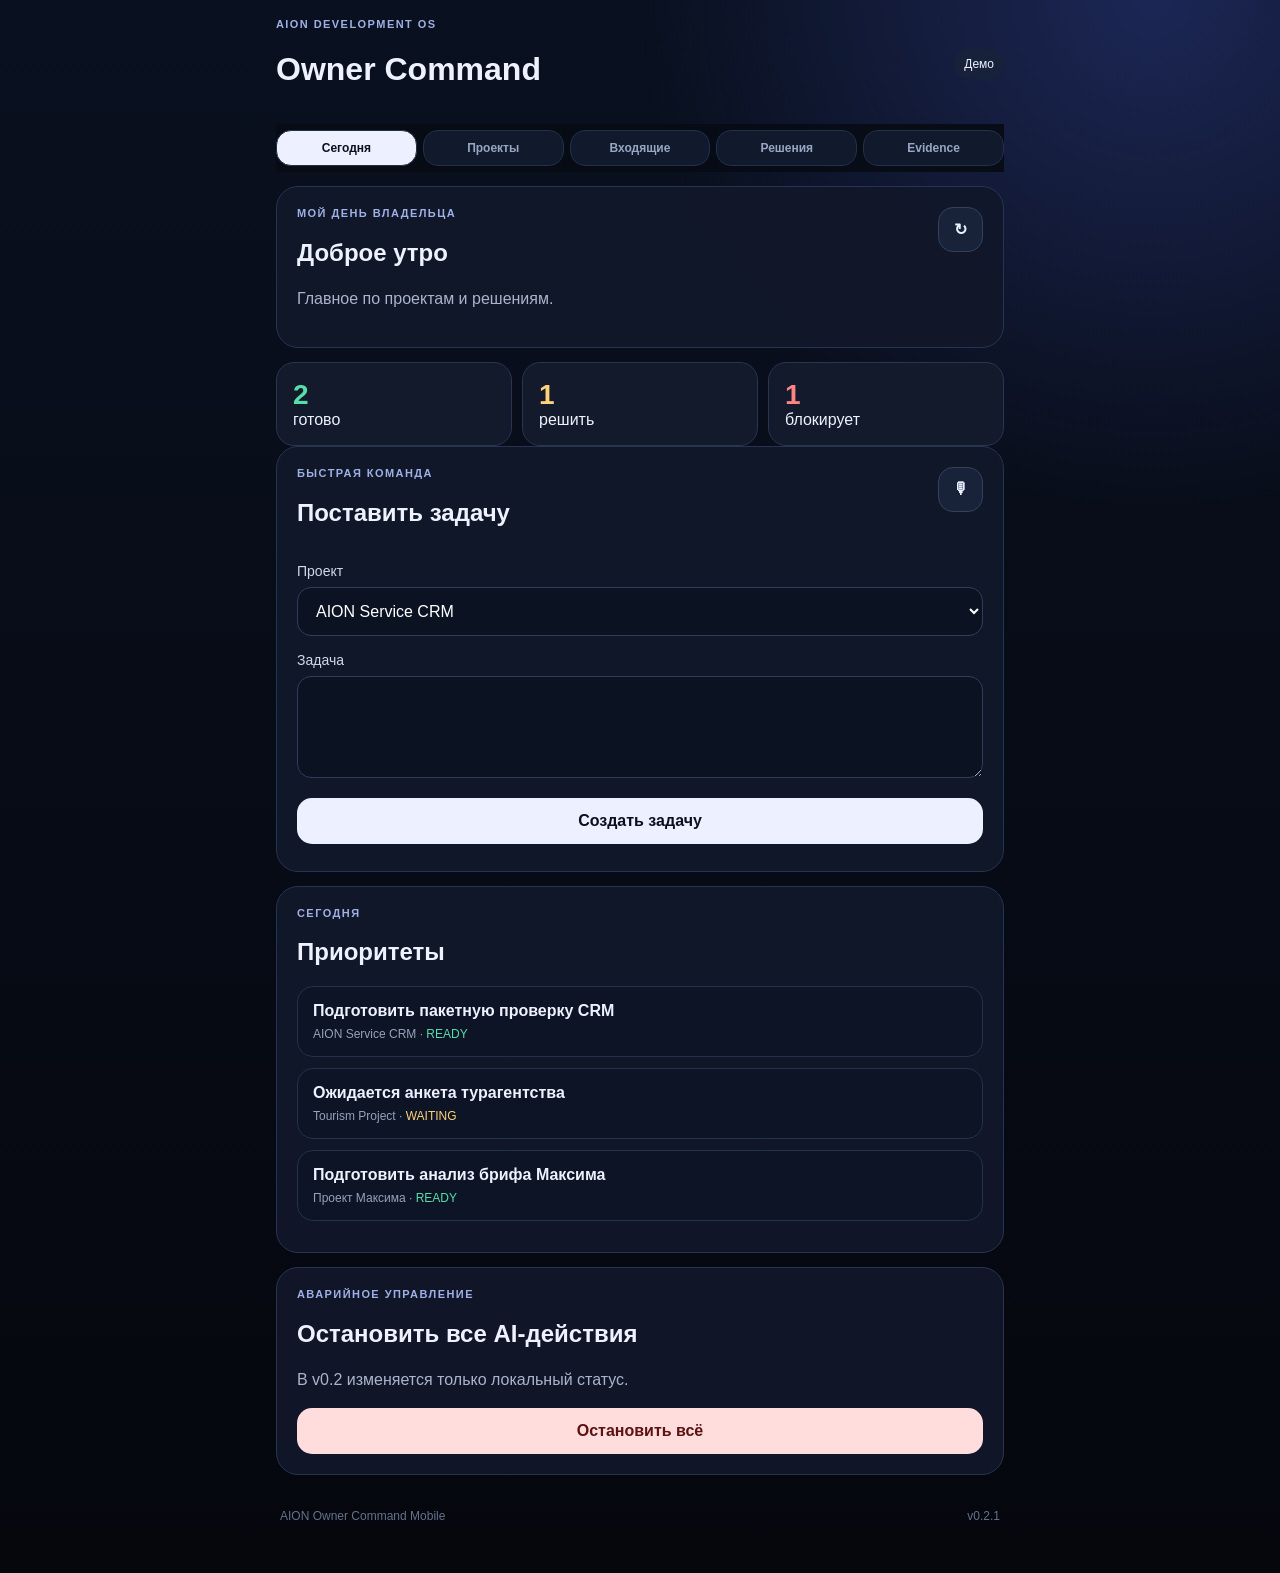
<file: index.html>
<!doctype html><html lang="ru"><head><meta charset="utf-8"><meta name="viewport" content="width=device-width,initial-scale=1,viewport-fit=cover"><meta name="theme-color" content="#09101f"><meta http-equiv="Cache-Control" content="no-cache, no-store, must-revalidate"><meta http-equiv="Pragma" content="no-cache"><meta http-equiv="Expires" content="0"><meta name="apple-mobile-web-app-capable" content="yes"><title>AION Owner Command</title><style>
:root{font-family:-apple-system,BlinkMacSystemFont,"Segoe UI",sans-serif;color:#eef2ff;background:#060910;color-scheme:dark}*{box-sizing:border-box}body{margin:0;background:radial-gradient(circle at 90% 0%,rgba(89,111,255,.24),transparent 32rem),linear-gradient(180deg,#09101f,#05070d);min-height:100vh}button,input,textarea,select{font:inherit}button{border:0;border-radius:15px;padding:14px 17px;background:#edf1ff;color:#09101f;font-weight:800;width:100%}.shell{width:min(760px,100%);margin:auto;padding:calc(18px + env(safe-area-inset-top)) 16px calc(30px + env(safe-area-inset-bottom))}.top{display:flex;justify-content:space-between;align-items:center}.ey{font-size:11px;letter-spacing:.13em;text-transform:uppercase;color:#9fb0e6;font-weight:800}.badge{padding:8px 10px;border-radius:999px;background:#17213a;font-size:12px}.tabs{display:grid;grid-template-columns:repeat(5,1fr);gap:6px;margin:14px 0;position:sticky;top:0;background:#070b14e8;padding:6px 0;z-index:3}.tab{padding:10px 4px;background:#111a2d;color:#98a6c3;border:1px solid #22304a;font-size:12px}.tab.active{background:#edf1ff;color:#09101f}.screen{display:none}.screen.active{display:block}.card{background:#11182af2;border:1px solid #253452;border-radius:22px;padding:20px;margin-bottom:14px}.muted{color:#aab4cc;line-height:1.5}.grid{display:grid;grid-template-columns:repeat(3,1fr);gap:10px}.metric{background:#121a2b;border:1px solid #283651;border-radius:18px;padding:16px}.metric strong{display:block;font-size:28px}.good{color:#58dda9}.warn{color:#ffd17b}.bad{color:#ff8585}.field{display:block;margin:16px 0}.field span{display:block;margin-bottom:8px;color:#d0d8ea;font-size:14px}input,textarea,select{width:100%;border:1px solid #303c5b;background:#0b1323;color:#fff;border-radius:14px;padding:14px}.row{display:flex;justify-content:space-between;gap:12px}.icon{width:45px;height:45px;padding:0;background:#182339;color:#eaf0ff;border:1px solid #33415f}.item{background:#0c1425;border:1px solid #23314b;border-radius:16px;padding:15px;margin:11px 0}.meta{font-size:12px;color:#95a2ba;margin-top:7px}.secondary{margin-top:10px;background:#19243a;color:#eef2ff;border:1px solid #33415f}.danger{background:#ffdddd;color:#5d1212}.hidden{display:none!important}.overlay{position:fixed;inset:0;background:#02050ad9;z-index:20;display:grid;place-items:end center;padding:14px}.modal{width:min(720px,100%);max-height:92vh;overflow:auto;background:#11182a;border:1px solid #31405f;border-radius:24px;padding:20px}pre{white-space:pre-wrap;word-break:break-word;background:#080e1b;border-radius:14px;padding:14px;font-size:12px}footer{display:flex;justify-content:space-between;color:#65718c;font-size:12px;padding:20px 4px}@media(max-width:560px){.tabs{overflow-x:auto;grid-template-columns:repeat(5,minmax(76px,1fr))}.grid{grid-template-columns:1fr 1fr}.grid .metric:last-child{grid-column:1/-1}}
</style></head><body><main class="shell">
<header class="top"><div><div class="ey">AION Development OS</div><h1>Owner Command</h1></div><div id="badge" class="badge">Демо</div></header>
<nav class="tabs"><button class="tab active" data-tab="today">Сегодня</button><button class="tab" data-tab="projects">Проекты</button><button class="tab" data-tab="inbox">Входящие</button><button class="tab" data-tab="approvals">Решения</button><button class="tab" data-tab="evidence">Evidence</button></nav>
<section id="today" class="screen active"><section class="card row"><div><div class="ey">Мой день владельца</div><h2 id="hello">Добрый день</h2><p class="muted">Главное по проектам и решениям.</p></div><button id="refresh" class="icon">↻</button></section><section class="grid"><div class="metric"><strong id="ready" class="good">0</strong><span>готово</span></div><div class="metric"><strong id="decisions" class="warn">0</strong><span>решить</span></div><div class="metric"><strong id="blocked" class="bad">0</strong><span>блокирует</span></div></section><section class="card"><div class="row"><div><div class="ey">Быстрая команда</div><h2>Поставить задачу</h2></div><button id="voice" class="icon">🎙</button></div><label class="field"><span>Проект</span><select id="quickProject"></select></label><label class="field"><span>Задача</span><textarea id="quickTask" rows="4"></textarea></label><button id="createTask">Создать задачу</button><div id="voiceStatus" class="meta"></div></section><section class="card"><div class="ey">Сегодня</div><h2>Приоритеты</h2><div id="todayList"></div></section><section class="card"><div class="ey">Аварийное управление</div><h2>Остановить все AI-действия</h2><p class="muted">В v0.2 изменяется только локальный статус.</p><button id="stop" class="danger">Остановить всё</button></section></section>
<section id="projects" class="screen"><section class="card"><div class="row"><div><div class="ey">Портфель</div><h2>Проекты</h2></div><button id="addProject" class="icon">＋</button></div><div id="projectList"></div></section><section id="projectForm" class="card hidden"><h2>Новый Project Space</h2><label class="field"><span>Название</span><input id="projectName"></label><label class="field"><span>Клиент</span><input id="projectClient"></label><label class="field"><span>Цель</span><textarea id="projectGoal"></textarea></label><button id="saveProject">Сохранить</button><button id="cancelProject" class="secondary">Отмена</button></section></section>
<section id="inbox" class="screen"><section class="card"><div class="ey">Клиенты и команда</div><h2>Входящие</h2><div id="inboxList"></div></section><section class="card"><h2>Новая информация</h2><label class="field"><span>Проект</span><select id="inboxProject"></select></label><label class="field"><span>Тип</span><select id="inboxType"><option>Анкета</option><option>Документ</option><option>Голосовое описание</option><option>Фото</option><option>База данных</option><option>Комментарий</option></select></label><label class="field"><span>Описание</span><textarea id="inboxDesc"></textarea></label><label class="field"><span>Файл</span><input id="inboxFile" type="file"></label><div id="fileInfo" class="meta"></div><button id="saveInbox">Добавить</button></section></section>
<section id="approvals" class="screen"><section class="card"><div class="ey">Центр согласований</div><h2>Требуется решение</h2><div id="approvalList"></div></section></section>
<section id="evidence" class="screen"><section class="card"><div class="row"><div><div class="ey">История доказательств</div><h2>Evidence Vault</h2></div><button id="export" class="icon">⇧</button></div><div id="evidenceList"></div></section></section>
<section id="approvalModal" class="overlay hidden"><div class="modal"><h2 id="approvalTitle"></h2><div id="approvalBody"></div><label class="field"><span>Комментарий</span><textarea id="approvalComment"></textarea></label><button data-decision="APPROVED">Утвердить</button><button data-decision="APPROVED_WITH_CONDITIONS" class="secondary">Утвердить с условиями</button><button data-decision="REWORK_REQUIRED" class="secondary">Вернуть</button><button data-decision="REJECTED" class="secondary">Отклонить</button><button id="closeApproval" class="secondary">Закрыть</button></div></section>
<section id="evidenceModal" class="overlay hidden"><div class="modal"><h2 id="evidenceTitle"></h2><pre id="evidenceBody"></pre><button id="shareEvidence">Поделиться</button><button id="downloadEvidence" class="secondary">Сохранить</button><button id="closeEvidence" class="secondary">Закрыть</button></div></section>
<footer><span>AION Owner Command Mobile</span><span>v0.2.1</span></footer></main><script>
window.__AION_SAMPLE_STATE__ = {"projects": [{"id": "service-crm", "name": "AION Service CRM", "client": "Внутренний продукт", "goal": "Полный цикл сервисного центра", "status": "Готово к проверке", "version": "RC-1", "progress": 65}, {"id": "tourism", "name": "Tourism Project", "client": "Турагентство", "goal": "Собрать требования и проверить клиентский путь", "status": "Сбор требований", "version": "Brief", "progress": 35}, {"id": "maxim", "name": "Проект Максима", "client": "Максим", "goal": "Определить MVP и критерии пилота", "status": "Проектирование", "version": "Pilot", "progress": 45}], "today": [{"id": "t1", "projectId": "service-crm", "title": "Подготовить пакетную проверку CRM", "status": "READY", "priority": "HIGH"}, {"id": "t2", "projectId": "tourism", "title": "Ожидается анкета турагентства", "status": "WAITING", "priority": "MEDIUM"}, {"id": "t3", "projectId": "maxim", "title": "Подготовить анализ брифа Максима", "status": "READY", "priority": "HIGH"}], "inbox": [{"id": "i1", "projectId": "maxim", "type": "Бриф", "description": "Ожидается основной бриф проекта", "fileName": null, "receivedAt": "2026-07-23T12:00:00Z"}], "approvals": [{"id": "a1", "projectId": "service-crm", "title": "Service CRM RC-1", "summary": "Исправлено 14 задач. Автоматически проверено 47 сценариев.", "fixed": 14, "tested": 47, "errors": 1, "risk": "MEDIUM", "status": "PENDING"}], "evidence": [{"id": "e1", "projectId": "service-crm", "version": "v0.4", "title": "Five-Point Pilot", "status": "BLOCKED", "createdAt": "2026-07-23T11:00:00Z", "data": {"reason": "Windows npm invocation defect"}}]};
</script>
<script>
const $=id=>document.getElementById(id),K='aion-owner-v02';const S={data:null,stopped:false,file:null,approval:null,evidence:null};function save(){localStorage.setItem(K,JSON.stringify({data:S.data,stopped:S.stopped}))}function restore(){try{const x=JSON.parse(localStorage.getItem(K));if(x?.data){S.data=x.data;S.stopped=!!x.stopped;return true}}catch{}return false}const esc=v=>String(v??'').replace(/[&<>"']/g,m=>({'&':'&amp;','<':'&lt;','>':'&gt;','"':'&quot;',"'":'&#39;'}[m])),p=id=>S.data.projects.find(x=>x.id===id),fmt=v=>new Date(v).toLocaleString('ru-RU'),cls=v=>['PASS','READY','APPROVED','Готово к проверке'].includes(v)?'good':['BLOCKED','FAIL','REWORK_REQUIRED','REJECTED'].includes(v)?'bad':'warn';
function render(){const o=S.data.projects.map(x=>`<option value="${x.id}">${esc(x.name)}</option>`).join('');$('quickProject').innerHTML=o;$('inboxProject').innerHTML=o;$('ready').textContent=S.data.today.filter(x=>x.status==='READY').length;$('decisions').textContent=S.data.approvals.filter(x=>x.status==='PENDING').length;$('blocked').textContent=S.data.evidence.filter(x=>['BLOCKED','FAIL'].includes(x.status)).length;$('badge').textContent=S.stopped?'Остановлено':'Демо';$('stop').textContent=S.stopped?'Возобновить AI-действия':'Остановить всё';
$('todayList').innerHTML=S.data.today.map(x=>`<article class="item"><b>${esc(x.title)}</b><div class="meta">${esc(p(x.projectId)?.name)} · <span class="${cls(x.status)}">${esc(x.status)}</span></div></article>`).join('');
$('projectList').innerHTML=S.data.projects.map(x=>`<article class="item"><b>${esc(x.name)}</b><div class="meta">${esc(x.client)} · ${esc(x.version)} · ${esc(x.status)}</div><div class="meta">${esc(x.goal)} · ${x.progress||0}%</div></article>`).join('');
$('inboxList').innerHTML=S.data.inbox.map(x=>`<article class="item"><b>${esc(x.type)}</b><div class="meta">${esc(p(x.projectId)?.name)} · ${esc(x.description)}</div><div class="meta">${x.fileName?'Файл: '+esc(x.fileName)+' · ':''}${fmt(x.receivedAt)}</div></article>`).join('')||'<p class="muted">Нет входящих</p>';
$('approvalList').innerHTML=S.data.approvals.map(x=>`<article class="item"><b>${esc(x.title)}</b><div class="meta">${esc(x.summary)} · <span class="${cls(x.status)}">${esc(x.status)}</span></div><button onclick="openApproval('${x.id}')" class="secondary">Открыть решение</button></article>`).join('');
$('evidenceList').innerHTML=S.data.evidence.map(x=>`<article class="item"><b>${esc(x.title)}</b><div class="meta">${esc(p(x.projectId)?.name)} · ${esc(x.version)} · <span class="${cls(x.status)}">${esc(x.status)}</span></div><button onclick="openEvidence('${x.id}')" class="secondary">Открыть</button></article>`).join('');save()}
function tab(id){document.querySelectorAll('.screen').forEach(x=>x.classList.toggle('active',x.id===id));document.querySelectorAll('.tab').forEach(x=>x.classList.toggle('active',x.dataset.tab===id))}
function task(){const t=$('quickTask').value.trim();if(!t)return alert('Опишите задачу');const id=$('quickProject').value;S.data.today.unshift({id:'t'+Date.now(),projectId:id,title:t,status:S.stopped?'WAITING':'READY',priority:'HIGH'});S.data.evidence.unshift({id:'e'+Date.now(),projectId:id,version:'task',title:'Постановка задачи владельцем',status:S.stopped?'BLOCKED':'PASS',createdAt:new Date().toISOString(),data:{instruction:t,note:'Локальный демо-контур'}});$('quickTask').value='';render()}
function voice(){const R=window.SpeechRecognition||window.webkitSpeechRecognition;if(!R){$('voiceStatus').textContent='Используйте диктовку клавиатуры iPhone';return}$('voiceStatus').textContent='Слушаю…';const r=new R();r.lang='ru-RU';r.onresult=e=>{$('quickTask').value=e.results[0][0].transcript;$('voiceStatus').textContent='Готово'};r.onerror=()=>$('voiceStatus').textContent='Используйте диктовку клавиатуры';r.start()}
function addProject(){const n=$('projectName').value.trim(),g=$('projectGoal').value.trim();if(!n||!g)return alert('Укажите название и цель');S.data.projects.push({id:'p'+Date.now(),name:n,client:$('projectClient').value.trim()||'Не указан',goal:g,status:'Сбор требований',version:'New',progress:5});$('projectForm').classList.add('hidden');render()}
function addInbox(){const d=$('inboxDesc').value.trim();if(!d)return alert('Добавьте описание');S.data.inbox.unshift({id:'i'+Date.now(),projectId:$('inboxProject').value,type:$('inboxType').value,description:d,fileName:S.file?.name||null,receivedAt:new Date().toISOString()});$('inboxDesc').value='';$('inboxFile').value='';$('fileInfo').textContent='';S.file=null;render()}
window.openApproval=id=>{const x=S.data.approvals.find(a=>a.id===id);S.approval=id;$('approvalTitle').textContent=x.title;$('approvalBody').innerHTML=`<article class="item">${esc(x.summary)}<div class="meta">Исправлено: ${x.fixed} · Проверено: ${x.tested} · Ошибки: ${x.errors} · Риск: ${x.risk}</div></article>`;$('approvalModal').classList.remove('hidden')};
function decide(d){const x=S.data.approvals.find(a=>a.id===S.approval);x.status=d;x.ownerComment=$('approvalComment').value.trim();x.decidedAt=new Date().toISOString();S.data.evidence.unshift({id:'e'+Date.now(),projectId:x.projectId,version:x.title,title:'Решение владельца',status:d,createdAt:x.decidedAt,data:{ownerComment:x.ownerComment}});$('approvalModal').classList.add('hidden');render()}
window.openEvidence=id=>{const x=S.data.evidence.find(e=>e.id===id);S.evidence=id;$('evidenceTitle').textContent=x.title;$('evidenceBody').textContent=JSON.stringify(x,null,2);$('evidenceModal').classList.remove('hidden')};
function file(all=false){const x=all?{schemaVersion:'0.2',exportedAt:new Date().toISOString(),projects:S.data.projects,evidence:S.data.evidence}:S.data.evidence.find(e=>e.id===S.evidence);return new File([JSON.stringify(x,null,2)],all?'AION_EVIDENCE_VAULT.json':'AION_EVIDENCE_'+x.id+'.json',{type:'application/json'})}
function download(f){const u=URL.createObjectURL(f),a=document.createElement('a');a.href=u;a.download=f.name;a.click();setTimeout(()=>URL.revokeObjectURL(u),1000)}async function share(f){if(navigator.share&&(!navigator.canShare||navigator.canShare({files:[f]}))){try{return await navigator.share({title:'AION Evidence',files:[f]})}catch(e){if(e.name==='AbortError')return}}download(f);alert('Evidence сохранён как файл')}
document.querySelectorAll('.tab').forEach(x=>x.onclick=()=>tab(x.dataset.tab));$('createTask').onclick=task;$('voice').onclick=voice;$('addProject').onclick=()=>$('projectForm').classList.remove('hidden');$('cancelProject').onclick=()=>$('projectForm').classList.add('hidden');$('saveProject').onclick=addProject;$('inboxFile').onchange=e=>{S.file=e.target.files[0]||null;$('fileInfo').textContent=S.file?'Выбран файл: '+S.file.name:''};$('saveInbox').onclick=addInbox;$('stop').onclick=()=>{S.stopped=!S.stopped;render()};$('closeApproval').onclick=()=>$('approvalModal').classList.add('hidden');document.querySelectorAll('[data-decision]').forEach(x=>x.onclick=()=>decide(x.dataset.decision));$('closeEvidence').onclick=()=>$('evidenceModal').classList.add('hidden');$('shareEvidence').onclick=()=>share(file());$('downloadEvidence').onclick=()=>download(file());$('export').onclick=()=>share(file(true));$('refresh').onclick=render;const h=new Date().getHours();$('hello').textContent=h<12?'Доброе утро':h<18?'Добрый день':'Добрый вечер';(async()=>{if(!restore())S.data=JSON.parse(JSON.stringify(window.__AION_SAMPLE_STATE__));render()})();
</script></body></html>
</file>
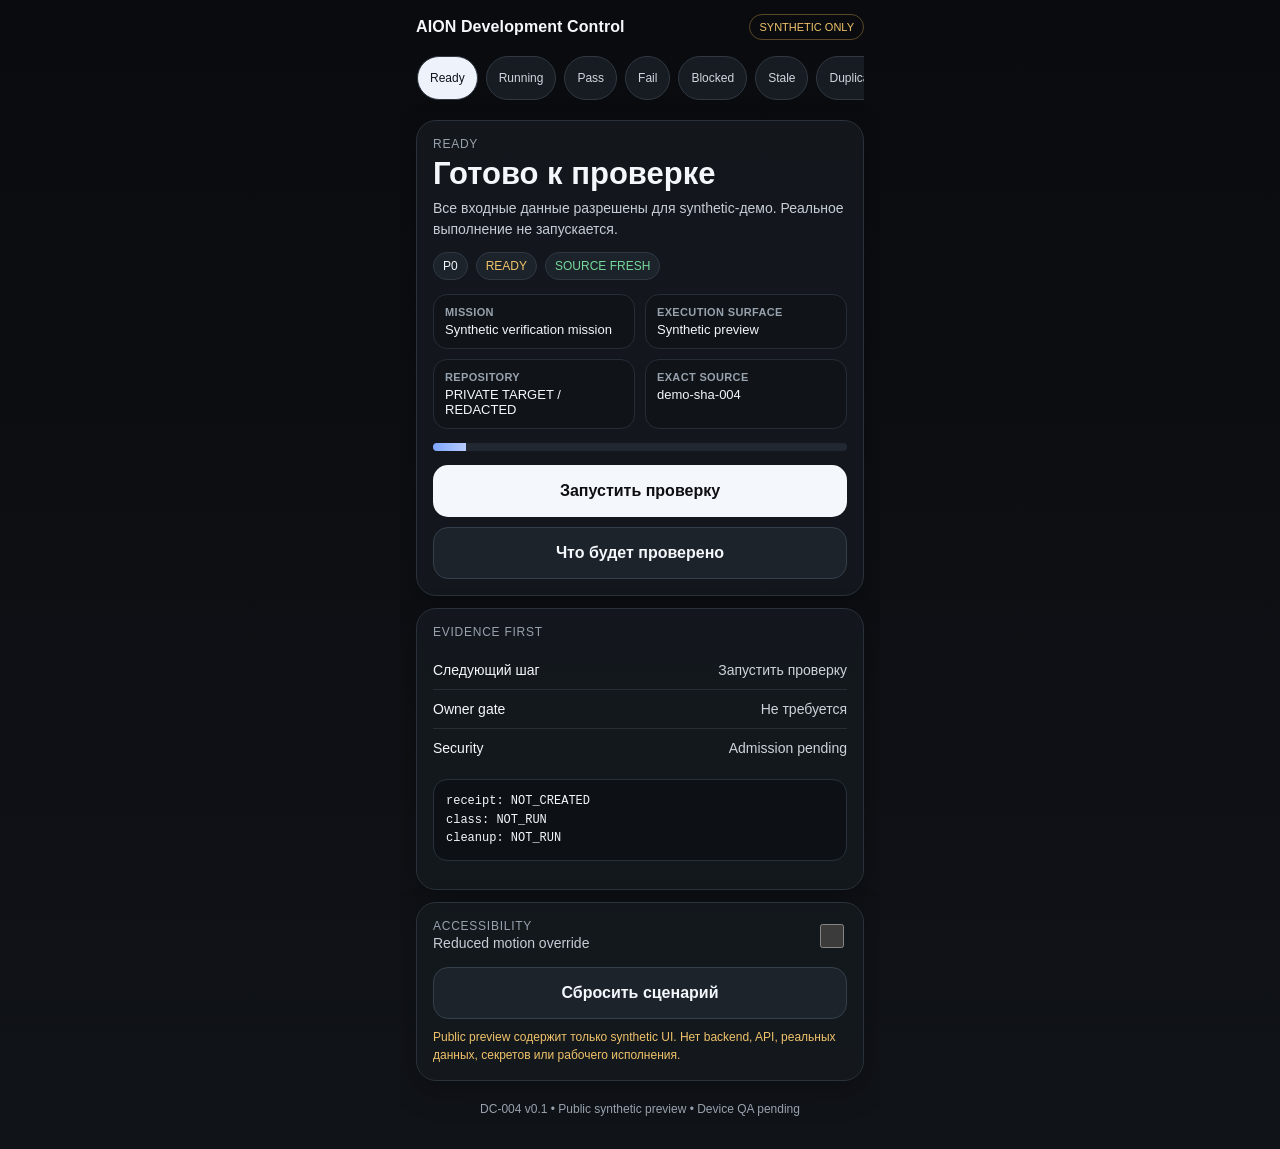
<file: dc-004/index.html>
<!doctype html>
<html lang="ru">
<head>
<meta charset="utf-8" />
<meta name="viewport" content="width=device-width,initial-scale=1,viewport-fit=cover" />
<meta name="robots" content="noindex,nofollow,noarchive" />
<meta name="theme-color" content="#0b0d10" />
<title>AION DC-004 — Synthetic Mobile Owner Control</title>
<style>
:root{color-scheme:dark;--bg:#0b0d10;--panel:#14181d;--panel2:#101419;--muted:#98a2ad;--text:#f4f7fb;--line:#29313a;--ok:#76d99b;--warn:#f0c36a;--bad:#ff9090;--accent:#8fb2ff;--r:20px;--visual-width:100vw}
*{box-sizing:border-box;min-width:0}html{background:var(--bg);overflow-x:hidden}body{margin:0;min-height:100svh;max-width:100dvw;overflow-x:hidden;background:linear-gradient(180deg,#090b0e,#101318);color:var(--text);font-family:-apple-system,BlinkMacSystemFont,"SF Pro Text","Segoe UI",sans-serif;-webkit-text-size-adjust:100%}.app{width:min(100%,100dvw);max-width:min(480px,100dvw);min-width:0;margin:0 auto;overflow-x:clip;padding:calc(env(safe-area-inset-top) + 14px) 16px calc(env(safe-area-inset-bottom) + 30px)}
.top{display:flex;justify-content:space-between;align-items:center;gap:12px;margin-bottom:14px}.brand{font-weight:800;letter-spacing:.1px;overflow-wrap:anywhere}.tag{font-size:11px;color:var(--warn);border:1px solid #5a4826;border-radius:999px;padding:6px 9px;white-space:nowrap;max-width:100%}.card{min-width:0;max-width:100%;background:rgba(20,24,29,.97);border:1px solid var(--line);border-radius:var(--r);padding:16px;margin:12px 0;box-shadow:0 10px 32px rgba(0,0,0,.23)}
.kicker{font-size:12px;color:var(--muted);text-transform:uppercase;letter-spacing:.75px;overflow-wrap:anywhere}.title{font-size:clamp(25px,7vw,31px);line-height:1.08;font-weight:850;margin:6px 0 8px;overflow-wrap:anywhere}.sub{color:#c6cdd5;line-height:1.48;font-size:14px;overflow-wrap:anywhere}.row{display:flex;gap:8px;align-items:center;flex-wrap:wrap}.pill{max-width:100%;font-size:12px;border-radius:999px;padding:6px 9px;background:#1d232a;border:1px solid #303842;white-space:normal;overflow-wrap:anywhere}.pill.ok{color:var(--ok)}.pill.bad{color:var(--bad)}.pill.warn{color:var(--warn)}
.meta{display:grid;grid-template-columns:1fr 1fr;gap:10px;margin-top:14px}.meta div{background:var(--panel2);border:1px solid #252d36;border-radius:14px;padding:11px;min-width:0}.meta b{display:block;font-size:11px;color:var(--muted);margin-bottom:4px;text-transform:uppercase;letter-spacing:.35px;overflow-wrap:anywhere}.meta span{display:block;font-size:13px;overflow-wrap:anywhere}.actions{display:grid;gap:10px;margin-top:14px}.btn{width:100%;min-width:0;min-height:52px;border:0;border-radius:15px;font-weight:800;font-size:16px;padding:12px 14px;cursor:pointer;white-space:normal;overflow-wrap:anywhere;-webkit-tap-highlight-color:transparent}.btn:focus-visible,.switcher button:focus-visible,input:focus-visible{outline:3px solid var(--accent);outline-offset:3px}.primary{background:#f4f7fb;color:#0c0e11}.secondary{background:#1d232a;color:var(--text);border:1px solid #35404c}.danger{background:#2a1719;color:#ffc0c0;border:1px solid #603237}.btn:disabled{opacity:.48;cursor:not-allowed}
.progress{height:8px;background:#222831;border-radius:999px;overflow:hidden;margin-top:14px}.bar{height:100%;background:linear-gradient(90deg,#7ea7ff,#b6cbff);width:8%;transition:width .28s ease}.list{display:grid;gap:0;margin-top:12px}.item{display:flex;justify-content:space-between;gap:12px;padding:11px 0;border-bottom:1px solid #272e36;font-size:14px}.item:last-child{border-bottom:0}.item span{overflow-wrap:anywhere}.item span:last-child{color:#cdd3da;text-align:right;overflow-wrap:anywhere}.evidence{max-width:100%;font-family:ui-monospace,SFMono-Regular,Menlo,monospace;font-size:12px;background:#0d1115;border:1px solid #28313a;border-radius:14px;padding:12px;line-height:1.55;white-space:pre-wrap;overflow-wrap:anywhere;word-break:break-word}.switcher{display:flex;max-width:100%;gap:8px;overflow-x:auto;overscroll-behavior-inline:contain;padding:2px 1px 8px;scrollbar-width:none;-webkit-overflow-scrolling:touch}.switcher::-webkit-scrollbar{display:none}.switcher button{flex:0 0 auto;min-height:44px;white-space:nowrap;background:#171c22;color:#d0d6dd;border:1px solid #303842;border-radius:999px;padding:9px 12px;font-size:12px}.switcher button.active{background:#eef3fb;color:#101317}.foot{font-size:12px;color:var(--muted);text-align:center;line-height:1.45;margin-top:20px;overflow-wrap:anywhere}.toggle{display:flex;justify-content:space-between;align-items:center;gap:12px}.toggle input{flex:0 0 auto;width:24px;height:24px}.note{font-size:12px;color:var(--warn);margin-top:10px;line-height:1.45;overflow-wrap:anywhere}
@media (max-width:370px){.app{padding-left:12px;padding-right:12px}.top{flex-wrap:wrap;align-items:flex-start}.brand{flex:1 1 100%;font-size:18px;line-height:1.2}.tag{white-space:normal;font-size:10px}.title{font-size:clamp(22px,9vw,28px)}.meta{grid-template-columns:1fr}.item{flex-direction:column;align-items:flex-start;gap:4px}.item span:last-child{text-align:left}.toggle{flex-wrap:wrap;align-items:flex-start}}
html.visual-narrow body{width:100%;max-width:100dvw}html.visual-narrow .app{width:min(var(--visual-width),calc(100dvw - 24px));max-width:min(var(--visual-width),calc(100dvw - 24px));margin:0 0 0 12px;padding-left:0;padding-right:0}html.visual-narrow .top{flex-wrap:wrap;align-items:flex-start}html.visual-narrow .brand{flex:1 1 100%;font-size:18px;line-height:1.2}html.visual-narrow .tag{white-space:normal;font-size:10px}html.visual-narrow .switcher{width:100%;max-width:100%}html.visual-narrow .title{font-size:clamp(22px,9vw,28px)}html.visual-narrow .meta{grid-template-columns:1fr}html.visual-narrow .item{flex-direction:column;align-items:flex-start;gap:4px}html.visual-narrow .item span:last-child{text-align:left}html.visual-narrow .toggle{flex-wrap:wrap;align-items:flex-start}html.visual-narrow .card,html.visual-narrow .top,html.visual-narrow .switcher,html.visual-narrow .foot{width:100%;max-width:100%}
@media (orientation:landscape) and (max-height:500px) and (min-width:371px){.app{max-width:760px}.meta{grid-template-columns:repeat(4,minmax(0,1fr))}.title{font-size:24px}.card{padding:14px}.actions{grid-template-columns:repeat(2,minmax(0,1fr))}}
@supports (font: -apple-system-body){
  html{font:-apple-system-body}
  .top{flex-wrap:wrap;align-items:flex-start}.brand{flex:1 1 auto;overflow-wrap:break-word;word-break:normal}.tag{flex:0 1 auto;white-space:normal;overflow-wrap:break-word;word-break:normal;text-align:center}
  .tag{font-size:.6875rem}.kicker{font-size:.75rem}.title{font-size:clamp(1.5625rem,7vw,1.9375rem)}.sub{font-size:.875rem}.pill{font-size:.75rem}
  .meta b{font-size:.6875rem}.meta span{font-size:.8125rem}.btn{font-size:1rem}.item{font-size:.875rem}.evidence{font-size:.75rem}.switcher button{font-size:.75rem}.foot{font-size:.75rem}.note{font-size:.75rem}
  @media (max-width:370px){.brand{font-size:1.125rem}.tag{font-size:.625rem}.title{font-size:clamp(1.375rem,9vw,1.75rem)}}
  html.visual-narrow .brand{font-size:1.125rem}html.visual-narrow .tag{font-size:.625rem}html.visual-narrow .title{font-size:clamp(1.375rem,9vw,1.75rem)}
  @media (orientation:landscape) and (max-height:500px) and (min-width:371px){.title{font-size:1.5rem}}
}
html[data-reduced="1"] *{scroll-behavior:auto!important;transition:none!important;animation:none!important}
@media (prefers-reduced-motion:reduce){*{scroll-behavior:auto!important;transition:none!important;animation:none!important}}
</style>
</head>
<body>
<main class="app">
  <header class="top"><div class="brand">AION Development Control</div><div class="tag">SYNTHETIC ONLY</div></header>
  <nav class="switcher" id="switcher" aria-label="Синтетические сценарии"></nav>

  <section class="card" aria-labelledby="stateTitle">
    <div class="kicker" id="kicker">READY</div>
    <h1 class="title" id="stateTitle">Готово к проверке</h1>
    <div class="sub" id="subtitle">Детерминированный прототип. Реальный runner, CRM и приватные репозитории не вызываются.</div>
    <div class="row" style="margin-top:12px"><span class="pill" id="profile">P0</span><span class="pill" id="statusPill" aria-live="polite">READY</span><span class="pill ok" id="freshPill">SOURCE FRESH</span></div>
    <div class="meta">
      <div><b>Mission</b><span id="mission">Synthetic verification mission</span></div>
      <div><b>Execution surface</b><span id="surface">Synthetic preview</span></div>
      <div><b>Repository</b><span id="repository">PRIVATE TARGET / REDACTED</span></div>
      <div><b>Exact source</b><span id="sha">demo-sha-004</span></div>
    </div>
    <div class="progress" aria-label="Прогресс сценария"><div class="bar" id="bar"></div></div>
    <div class="actions" id="actions"></div>
  </section>

  <section class="card" aria-labelledby="evidenceTitle">
    <div class="kicker" id="evidenceTitle">Evidence first</div>
    <div class="list" id="facts"></div>
    <pre class="evidence" id="receipt" aria-live="polite">receipt: NOT_CREATED
class: NOT_RUN
cleanup: NOT_RUN</pre>
  </section>

  <section class="card">
    <div class="toggle"><div><div class="kicker">Accessibility</div><div class="sub">Reduced motion override</div></div><input id="reduced" type="checkbox" aria-label="Включить режим без анимации" /></div>
    <div class="actions"><button class="btn secondary" id="reset" type="button">Сбросить сценарий</button></div>
    <div class="note">Public preview содержит только synthetic UI. Нет backend, API, реальных данных, секретов или рабочего исполнения.</div>
  </section>
  <footer class="foot">DC-004 v0.1 • Public synthetic preview • Device QA pending</footer>
</main>
<script>
const scenarios={
 READY:{label:'Ready',k:'READY',t:'Готово к проверке',s:'Все входные данные разрешены для synthetic-демо. Реальное выполнение не запускается.',profile:'P0',status:'READY',fresh:'SOURCE FRESH',bar:8,receipt:'receipt: NOT_CREATED\nclass: NOT_RUN\ncleanup: NOT_RUN',facts:[['Следующий шаг','Запустить проверку'],['Owner gate','Не требуется'],['Security','Admission pending']],actions:[['Запустить проверку','primary','RUNNING'],['Что будет проверено','secondary','READY']]},
 RUNNING:{label:'Running',k:'RUNNING',t:'Проверка выполняется',s:'Показываем состояние и Evidence identity, но не поток терминала.',profile:'P0',status:'RUNNING',fresh:'SOURCE FRESH',bar:52,receipt:'execution: DC004-DEMO-001\nclass: SYNTHETIC_EXECUTED\ncurrent_gate: source_manifest\ncleanup: PENDING',facts:[['Текущий gate','Source manifest'],['Execution ID','DC004-DEMO-001'],['Время','00:41']],actions:[['Обновить статус','primary','PASS'],['Остановить','danger','STOPPED']]},
 PASS:{label:'Pass',k:'PASS',t:'Проверка пройдена',s:'Успех показывается только вместе с exact source, Evidence и cleanup.',profile:'P0',status:'PASS',fresh:'SOURCE FRESH',bar:100,receipt:'receipt: DC004-R-001\nclass: SYNTHETIC_EXECUTED\nexact_source: demo-sha-004\ncleanup: PASS\nclaims_allowed: synthetic UX state only',facts:[['Exact source','demo-sha-004'],['Cleanup','PASS'],['Evidence','DC004-R-001']],actions:[['Открыть доказательства','primary','PASS'],['Следующий безопасный шаг','secondary','READY']]},
 FAIL:{label:'Fail',k:'FAIL',t:'Найдена проблема',s:'Первым показывается первый материальный сбой, а не длинный необработанный лог.',profile:'P0',status:'FAIL',fresh:'SOURCE FRESH',bar:68,receipt:'receipt: DC004-R-002\nclass: SYNTHETIC_EXECUTED\nfirst_failure: source_manifest_stale\ncleanup: PASS\nblind_retry: BLOCKED',facts:[['Где','Source manifest'],['Причина','Stale provenance'],['Retry','Нужна root-cause decision']],actions:[['Открыть доказательства','primary','FAIL'],['Retry заблокирован','secondary','FAIL']]},
 BLOCKED:{label:'Blocked',k:'BLOCKED',t:'Проверка заблокирована',s:'Среда недоступна до product execution — это не ошибка исходного кода.',profile:'P0',status:'BLOCKED',fresh:'SOURCE FRESH',bar:18,receipt:'receipt: DC004-R-003\nclass: ENVIRONMENT_BLOCKED\nproduct_execution: NOT_RUN\ncleanup: PASS',facts:[['Причина','Runner unavailable'],['Product code','NOT RUN'],['Next','Восстановить среду']],actions:[['Проверить среду','primary','READY']]},
 STALE:{label:'Stale',k:'STALE',t:'Результат относится к другой версии',s:'Старый PASS не переносится на новый exact source.',profile:'CORE',status:'BLOCKED',fresh:'STALE SOURCE',bar:0,receipt:'receipt: DC004-R-OLD\nreceipt_source: demo-sha-003\ncurrent_source: demo-sha-004\nclaim_current_pass: FORBIDDEN',facts:[['Receipt source','demo-sha-003'],['Current source','demo-sha-004'],['Действие','Freshness required']],actions:[['Обновить источник','primary','READY']]},
 DUPLICATE:{label:'Duplicate tap',k:'IDEMPOTENT',t:'Проверка уже запущена',s:'Повторный тап привязан к существующему execution ID.',profile:'P0',status:'RUNNING',fresh:'SOURCE FRESH',bar:44,receipt:'execution: DC004-DEMO-001\nduplicate_request: ATTACHED\nnew_expensive_run: NO',facts:[['Первый запрос','Принят'],['Повторный запрос','Attached'],['Execution ID','DC004-DEMO-001']],actions:[['Статус','primary','RUNNING']]},
 CLEANUP:{label:'Cleanup fail',k:'PARTIAL',t:'Проверено не всё',s:'Проверки прошли, но cleanup не доказан — PASS запрещён.',profile:'P0',status:'PARTIAL',fresh:'SOURCE FRESH',bar:94,receipt:'receipt: DC004-R-004\ngates: PASS\ncleanup: FAIL\nfinal_pass: FORBIDDEN',facts:[['Gates','PASS'],['Cleanup','FAIL'],['Verdict','PARTIAL']],actions:[['Выполнить cleanup','primary','PASS']]},
 OWNER:{label:'Owner gate',k:'OWNER GATE',t:'Нужно решение владельца',s:'Чувствительное действие не исполняется без явного подтверждения.',profile:'P0',status:'BLOCKED',fresh:'SOURCE FRESH',bar:28,receipt:'proposal: bounded sensitive action\nowner_gate: REQUIRED\nauto_execute: NO',facts:[['Действие','Bounded gate'],['Обратимость','Ограниченная'],['Статус','WAITING_OWNER']],actions:[['Подтвердить','primary','RUNNING'],['Отклонить','secondary','BLOCKED']]},
 PHYSICAL:{label:'Physical',k:'PHYSICAL_REQUIRED',t:'Нужна проверка на реальном устройстве',s:'Симуляция не может доказать iPhone / Safari / PWA claim.',profile:'PHYSICAL_REQUIRED',status:'BLOCKED',fresh:'SOURCE FRESH',bar:72,receipt:'class: BROWSER_SIMULATED\nphysical_device: NOT_RUN\nclaim_physical_pass: FORBIDDEN',facts:[['Уже проверено','Browser simulated'],['Не проверено','Physical iPhone'],['Next','Physical QA']],actions:[['Открыть план QA','primary','PHYSICAL']]},
 REDACTION:{label:'Redaction',k:'SECURITY BLOCK',t:'Экспорт Evidence заблокирован',s:'Безопасность выше удобства: потенциально чувствительный артефакт не показывается.',profile:'CORE',status:'BLOCKED',fresh:'SOURCE FRESH',bar:83,receipt:'redaction: FAIL\nartifact_export: BLOCKED\nraw_payload: HIDDEN',facts:[['Redaction','FAIL'],['Export','BLOCKED'],['Raw data','HIDDEN']],actions:[['Повторить redaction','primary','REDACTION']]},
 STOPPED:{label:'Stop',k:'CANCELLED',t:'Проверка остановлена',s:'STOP сохраняет частичное Evidence и запускает cleanup. Это не успех.',profile:'P0',status:'CANCELLED',fresh:'SOURCE FRESH',bar:41,receipt:'execution: DC004-DEMO-005\nstatus: CANCELLED\npartial_evidence: PRESERVED\ncleanup: PASS',facts:[['Partial Evidence','Preserved'],['Cleanup','PASS'],['PASS claim','FORBIDDEN']],actions:[['Вернуться к готовности','primary','READY']]}
};
let current='READY';
const $=id=>document.getElementById(id);
function syncVisualViewport(){const root=document.documentElement;const vv=window.visualViewport;const layoutWidth=Math.max(1,document.documentElement.clientWidth||window.innerWidth||320);const rawVisualWidth=Math.max(1,vv?.width||window.innerWidth||layoutWidth);const scale=Math.max(1,vv?.scale||1,layoutWidth/rawVisualWidth);const effectiveWidth=Math.floor(Math.min(rawVisualWidth,layoutWidth/scale));const safeWidth=Math.max(220,effectiveWidth-24);const portrait=window.matchMedia('(orientation: portrait)').matches;root.style.setProperty('--visual-width',safeWidth+'px');root.classList.toggle('visual-narrow',portrait&&(effectiveWidth<371||scale>1.01));if(portrait&&(effectiveWidth<371||scale>1.01)){requestAnimationFrame(()=>window.scrollTo({left:0,top:window.scrollY,behavior:'auto'}));}}
function setCurrent(next){current=next;render();syncVisualViewport();window.scrollTo({top:0,left:0,behavior:document.documentElement.dataset.reduced==='1'?'auto':'smooth'});}
function render(){const x=scenarios[current];$('kicker').textContent=x.k;$('stateTitle').textContent=x.t;$('subtitle').textContent=x.s;$('profile').textContent=x.profile;$('statusPill').textContent=x.status;$('freshPill').textContent=x.fresh;$('bar').style.width=x.bar+'%';$('receipt').textContent=x.receipt;$('facts').innerHTML=x.facts.map(v=>`<div class="item"><span>${v[0]}</span><span>${v[1]}</span></div>`).join('');$('actions').innerHTML='';x.actions.forEach(a=>{const b=document.createElement('button');b.type='button';b.className='btn '+a[1];b.textContent=a[0];b.setAttribute('aria-label',a[0]);b.onclick=()=>setCurrent(a[2]);$('actions').appendChild(b)});document.querySelectorAll('#switcher button').forEach(b=>{const active=b.dataset.key===current;b.classList.toggle('active',active);b.setAttribute('aria-current',active?'true':'false')});const bad=['FAIL','BLOCKED','PARTIAL','CANCELLED'].includes(x.status);$('statusPill').className='pill '+(x.status==='PASS'?'ok':bad?'bad':'warn');$('freshPill').className='pill '+(x.fresh.includes('STALE')?'bad':'ok')}
Object.entries(scenarios).forEach(([k,v])=>{const b=document.createElement('button');b.type='button';b.textContent=v.label;b.dataset.key=k;b.onclick=()=>setCurrent(k);$('switcher').appendChild(b)});
$('reset').onclick=()=>setCurrent('READY');$('reduced').onchange=e=>{document.documentElement.dataset.reduced=e.target.checked?'1':'0';document.documentElement.style.scrollBehavior=e.target.checked?'auto':'smooth'};
syncVisualViewport();if(window.visualViewport){window.visualViewport.addEventListener('resize',syncVisualViewport);window.visualViewport.addEventListener('scroll',syncVisualViewport)}window.addEventListener('resize',syncVisualViewport);window.addEventListener('orientationchange',()=>setTimeout(syncVisualViewport,120));window.addEventListener('pageshow',()=>setTimeout(syncVisualViewport,60));render();
</script>
</body>
</html>
</file>
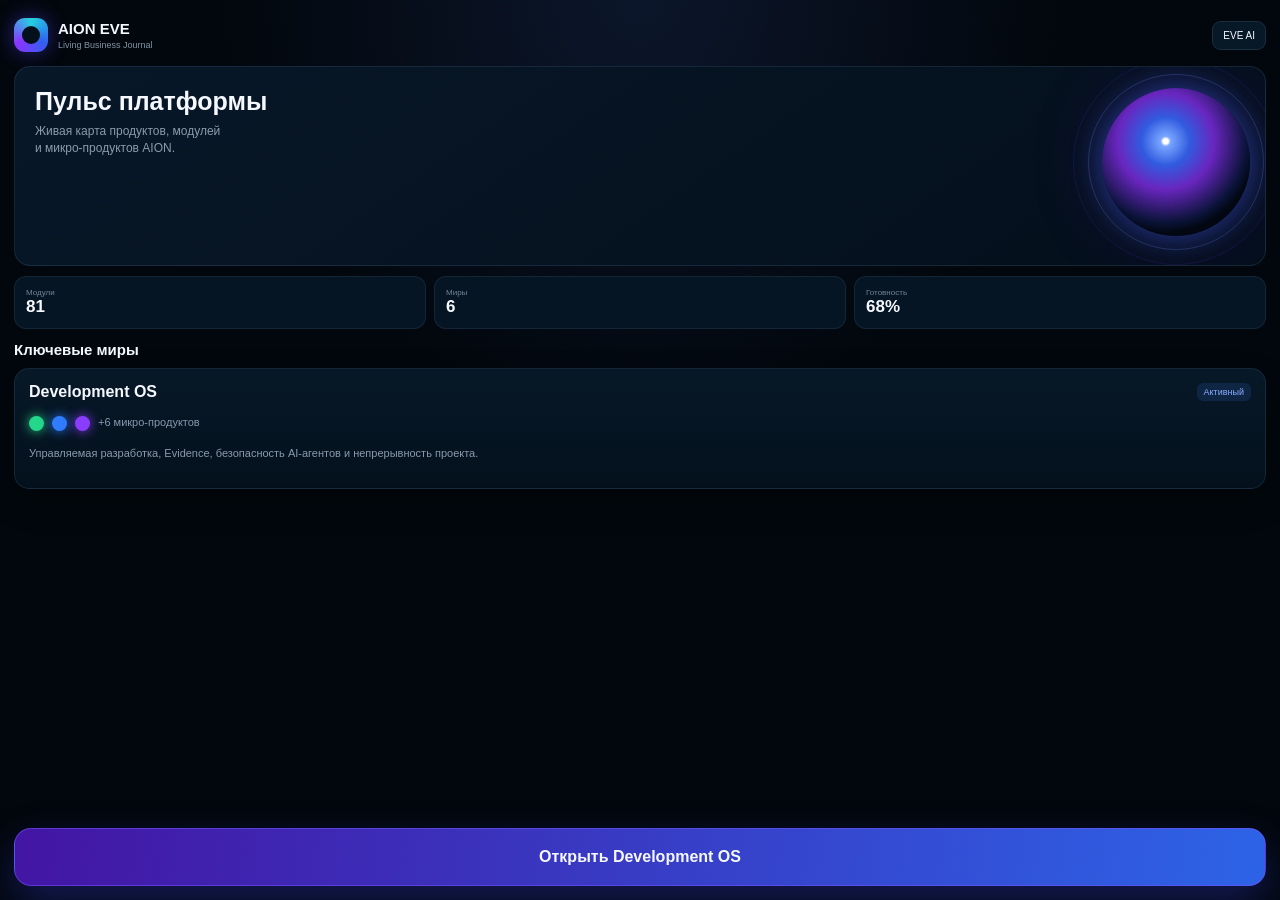
<file: development-os-mobile/index.html>
<!doctype html><html lang="ru"><head><meta charset="utf-8"><meta name="viewport" content="width=device-width,initial-scale=1,viewport-fit=cover"><meta name="theme-color" content="#02070d"><title>AION Development OS</title><style>*{box-sizing:border-box}html,body{margin:0;background:#02070d;color:#f5f8ff;font-family:-apple-system,BlinkMacSystemFont,"Segoe UI",sans-serif}button{font:inherit;color:inherit}.app{min-height:100dvh;background:radial-gradient(circle at 50% 0,rgba(58,92,178,.18),transparent 38%),#02070d}.home{min-height:100dvh;padding:18px 14px calc(92px + env(safe-area-inset-bottom));position:relative}.top{display:flex;align-items:center;justify-content:space-between;margin-bottom:14px}.brand{display:flex;align-items:center;gap:10px}.logo{width:34px;height:34px;border-radius:11px;background:conic-gradient(#23d2df,#315ff0,#8b34ff,#23d2df);box-shadow:0 0 20px rgba(86,66,255,.45);position:relative}.logo:after{content:"";position:absolute;inset:8px;border-radius:50%;background:#04101b}.brand b{font-size:15px}.brand small{display:block;font-size:9px;color:#8392a6;margin-top:2px}.eve{font-size:10px;padding:8px 10px;border:1px solid rgba(105,145,184,.18);border-radius:9px;background:#071827}.hero{height:200px;border:1px solid rgba(104,144,184,.17);border-radius:16px;background:linear-gradient(145deg,rgba(8,24,41,.98),rgba(4,15,27,.98));position:relative;overflow:hidden;padding:20px}.hero h1{font-size:25px;margin:0 0 7px}.hero p{font-size:12px;color:#8c9aad;margin:0;max-width:190px;line-height:1.4}.sphere{position:absolute;right:15px;top:21px;width:148px;height:148px;border-radius:50%;background:radial-gradient(circle at 43% 36%,#fff 0 2%,#78a5ff 4%,#315bdf 19%,#6926bf 38%,#0a1338 64%,#020711 72%);box-shadow:0 0 30px rgba(55,91,226,.55),0 0 75px rgba(112,39,223,.22)}.sphere:before,.sphere:after{content:"";position:absolute;border-radius:50%;border:1px solid rgba(111,147,255,.22);inset:-14px}.sphere:after{inset:-29px;border-color:rgba(132,48,255,.12)}.metrics{display:grid;grid-template-columns:repeat(3,1fr);gap:8px;margin-top:10px}.metric{padding:11px;border:1px solid rgba(101,139,178,.14);border-radius:12px;background:#061523}.metric label{display:block;font-size:8px;color:#74849a}.metric b{font-size:17px}.section{margin-top:12px}.section h2{font-size:15px;margin:0 0 10px}.worldcard{position:relative;padding:14px;border:1px solid rgba(96,136,176,.17);border-radius:15px;background:linear-gradient(180deg,#071827,#04111d);box-shadow:0 14px 32px rgba(0,0,0,.22)}.worldhead{display:flex;align-items:center;justify-content:space-between}.worldhead b{font-size:16px}.pill{font-size:9px;padding:4px 7px;border-radius:6px;background:rgba(45,95,190,.2);color:#89adff}.nodes{display:flex;gap:8px;margin:15px 0}.nodeDot{width:15px;height:15px;border-radius:50%;background:var(--c);box-shadow:0 0 12px var(--c)}.worldcard p{font-size:11px;color:#8a99ac;margin:0 0 12px;line-height:1.45}.open{position:fixed;left:14px;right:14px;bottom:calc(14px + env(safe-area-inset-bottom));height:58px;border:1px solid rgba(118,82,255,.55);border-radius:17px;background:linear-gradient(100deg,#4315a3,#2d63e7);font-weight:800;box-shadow:0 18px 42px rgba(47,55,195,.38);z-index:10}.world{display:none;min-height:100dvh;padding-bottom:355px}.world.show{display:block}.bar{position:sticky;top:0;z-index:5;height:64px;display:flex;align-items:center;justify-content:space-between;padding:0 14px;background:rgba(2,9,16,.95);backdrop-filter:blur(16px);border-bottom:1px solid rgba(109,146,181,.18)}.back{border:1px solid rgba(109,146,181,.2);background:#071929;border-radius:9px;padding:9px 11px;font-size:12px}.intro{padding:18px 15px 8px}.intro h1{font-size:23px;margin:0 0 6px}.intro p{font-size:12px;color:#8796aa;margin:0;line-height:1.45}.core{width:128px;height:128px;border-radius:50%;margin:27px auto 35px;display:grid;place-items:center;text-align:center;background:radial-gradient(circle at 40% 35%,#fff 0 2%,#5c8cff 4%,#2746bd 20%,#0b1438 52%,#020712 69%);box-shadow:0 0 40px rgba(48,88,230,.58),0 0 88px rgba(112,42,224,.22);position:relative}.core:before,.core:after{content:"";position:absolute;border:1px solid rgba(90,132,225,.2);border-radius:50%;inset:-22px}.core:after{inset:-43px;border-color:rgba(123,44,255,.12)}.core b{font-size:15px}.core small{display:block;font-size:9px;color:#9cadc5;margin-top:5px}.filters{display:flex;gap:8px;overflow:auto;padding:0 14px 12px}.filters button{flex:0 0 auto;border:1px solid rgba(109,146,181,.18);background:#061725;border-radius:9px;padding:9px 11px;font-size:11px;color:#91a0b4}.filters button.on{color:#fff;background:#0b2240;border-color:rgba(73,124,226,.5)}.list{padding:0 14px}.item{width:100%;margin:0 0 10px;padding:13px;border:1px solid rgba(103,141,180,.17);border-radius:13px;background:linear-gradient(180deg,rgba(7,24,40,.96),rgba(4,16,28,.98));text-align:left}.item.sel{border-color:var(--c);box-shadow:0 0 0 1px color-mix(in srgb,var(--c) 35%,transparent),0 0 24px color-mix(in srgb,var(--c) 18%,transparent)}.row{display:flex;justify-content:space-between;gap:12px}.item h3{font-size:15px;margin:0}.state{font-size:9px;color:#9aabc1;margin-top:4px}.dot{width:11px;height:11px;border-radius:50%;background:var(--c);box-shadow:0 0 9px var(--c)}.track{height:4px;border-radius:99px;background:#102438;margin-top:10px;overflow:hidden}.track i{display:block;height:100%;width:var(--p);background:linear-gradient(90deg,var(--c),#9bb6ff)}.sheet{position:fixed;z-index:8;left:0;right:0;bottom:0;height:330px;padding:14px 16px calc(14px + env(safe-area-inset-bottom));border-top:1px solid rgba(109,146,181,.2);background:rgba(3,14,24,.98);backdrop-filter:blur(18px);overflow:auto}.label{font-size:9px;letter-spacing:.11em;color:#74859b}.sheet h2{font-size:20px;margin:6px 0}.status{display:inline-block;padding:4px 7px;border-radius:6px;background:rgba(51,92,170,.19);color:#91b2ff;font-size:10px}.sheet p{font-size:12px;line-height:1.5;color:#8e9daf}.box{padding:11px;border:1px solid rgba(100,140,179,.15);border-radius:10px;background:#061624;margin-top:10px}.box b{display:block;font-size:12px;margin:5px 0}.next{border-color:rgba(224,164,45,.25)}.next b{color:#f0bd5b}</style></head><body><main class="app"><section class="home" id="home"><div class="top"><div class="brand"><i class="logo"></i><div><b>AION EVE</b><small>Living Business Journal</small></div></div><span class="eve">EVE AI</span></div><div class="hero"><h1>Пульс платформы</h1><p>Живая карта продуктов, модулей и микро‑продуктов AION.</p><i class="sphere"></i></div><div class="metrics"><div class="metric"><label>Модули</label><b>81</b></div><div class="metric"><label>Миры</label><b>6</b></div><div class="metric"><label>Готовность</label><b>68%</b></div></div><section class="section"><h2>Ключевые миры</h2><article class="worldcard"><div class="worldhead"><b>Development OS</b><span class="pill">Активный</span></div><div class="nodes"><i class="nodeDot" style="--c:#25d78a"></i><i class="nodeDot" style="--c:#2f7cff"></i><i class="nodeDot" style="--c:#8b3dff"></i><span style="font-size:11px;color:#8998ac">+6 микро‑продуктов</span></div><p>Управляемая разработка, Evidence, безопасность AI‑агентов и непрерывность проекта.</p></article></section><button class="open" id="open">Открыть Development OS</button></section><section class="world" id="world"><header class="bar"><div class="brand"><i class="logo"></i><div><b>Development OS</b><small>Мир управляемой AI‑разработки</small></div></div><button class="back" id="back">← Домой</button></header><div class="intro"><h1>Модули и микро‑продукты</h1><p>Всё важное находится на карте, подробности раскрываются по касанию.</p></div><div class="core"><div><b>Development OS</b><small>9 capabilities</small></div></div><div class="filters"><button class="on" data-f="all">Все</button><button data-f="active">Активные</button><button data-f="design">Спроектированные</button></div><div class="list" id="list"></div><aside class="sheet"><div class="label">ВЫБРАННЫЙ ОБЪЕКТ</div><h2 id="title"></h2><span class="status" id="status"></span><p id="desc"></p><div class="box"><div class="label">ТЕКУЩЕЕ СОСТОЯНИЕ</div><b>Статус показан честно; Evidence подключится из реестра.</b></div><div class="box next"><div class="label">СЛЕДУЮЩИЙ ОБЯЗАТЕЛЬНЫЙ ШАГ</div><b id="next"></b></div></aside></section></main><script>const M=[['Owner Boundary','Протестировано','Защищённая граница личности, ролей и сессий.','Связать с Evidence Registry.','#25d78a',86],['Guided Workspace','Прототип','Понятный рабочий путь для владельца без опыта разработки.','Проверить на реальной рабочей сессии.','#2f7cff',74],['Agent Guardian','Спроектировано','Минимальные права и журнал действий AI‑агентов.','Сформировать permission model.','#8b3dff',48],['Verifiable Work','Спроектировано','Работа связывается с результатом и доказательством.','Определить Action Receipt.','#8b3dff',41],['Delivery Assurance','Спроектировано','Контроль завершения, проверки и поставки.','Свести release и regression gates.','#8b3dff',36],['Continuity Control','Прототип','Сохраняет незавершённое и следующий обязательный шаг.','Связать с GitHub current state.','#22c9d7',61],['Scope & Change Guard','Прототип','Защищает от расползания объёма.','Добавить change impact record.','#22c9d7',55],['Evidence Engine','Спроектировано','Единый слой доказательств проекта.','Создать схему Evidence Registry.','#8b3dff',39],['Shared Core','На паузе','Общие identity, evidence и delivery primitives.','Не возобновлять без подтверждённой потребности.','#667386',24]];const list=document.getElementById('list');function render(f='all'){list.innerHTML='';M.forEach((m,i)=>{const active=['Протестировано','Прототип'].includes(m[1]),design=m[1]==='Спроектировано';if(f==='active'&&!active||f==='design'&&!design)return;const b=document.createElement('button');b.className='item';b.style.setProperty('--c',m[4]);b.style.setProperty('--p',m[5]+'%');b.innerHTML=`<div class="row"><div><h3>${m[0]}</h3><div class="state">${m[1]}</div></div><i class="dot"></i></div><div class="track"><i></i></div>`;b.onclick=()=>select(i,b);list.appendChild(b)})}function select(i,b){document.querySelectorAll('.item').forEach(x=>x.classList.remove('sel'));if(b)b.classList.add('sel');const m=M[i];title.textContent=m[0];status.textContent=m[1];desc.textContent=m[2];next.textContent=m[3]}open.onclick=()=>{home.style.display='none';world.classList.add('show');render();setTimeout(()=>select(0,document.querySelector('.item')),20)};back.onclick=()=>{world.classList.remove('show');home.style.display='block'};document.querySelectorAll('[data-f]').forEach(x=>x.onclick=()=>{document.querySelectorAll('[data-f]').forEach(y=>y.classList.remove('on'));x.classList.add('on');render(x.dataset.f)})</script></body></html>
</file>
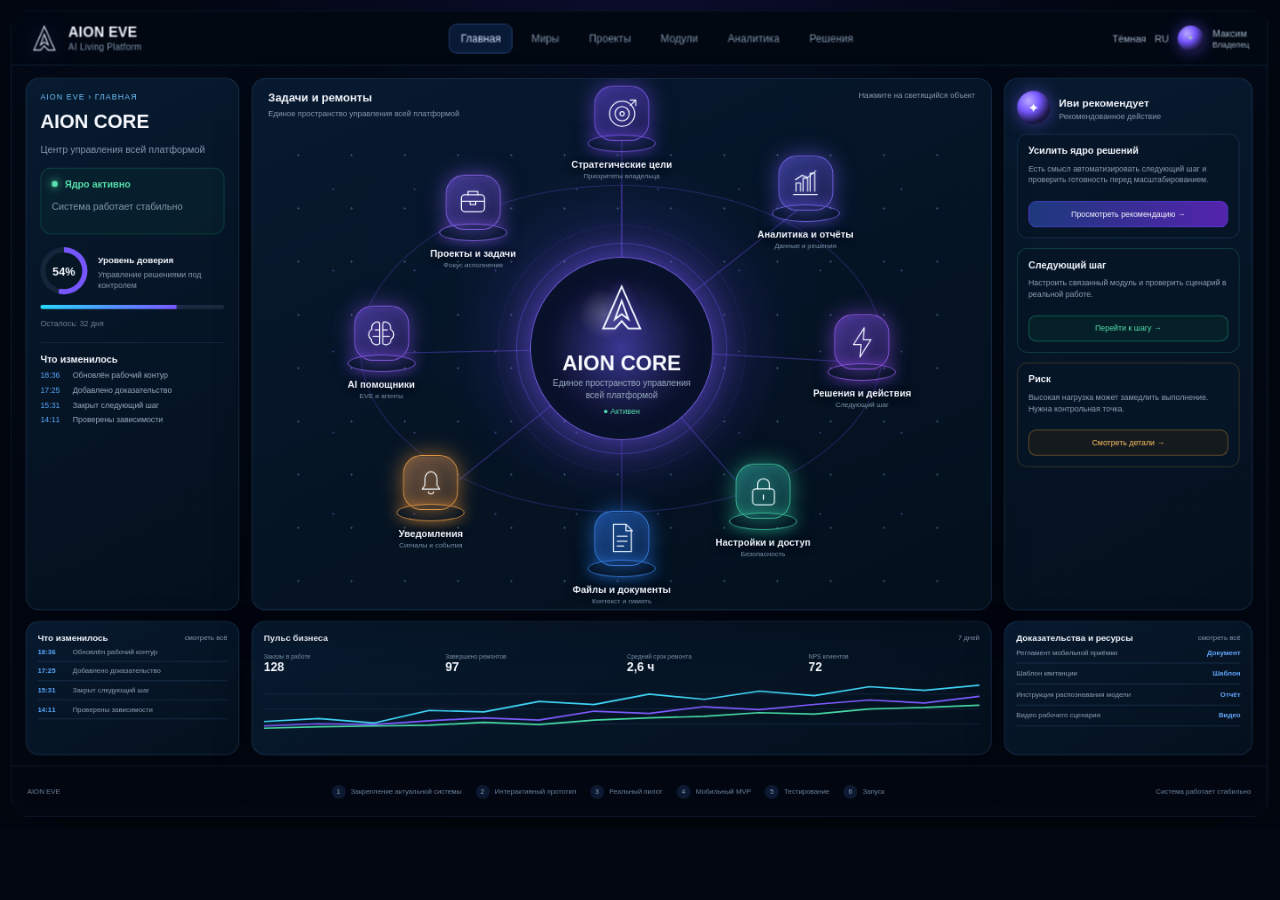
<file: eve-canonical-fit/index.html>
<!doctype html>
<html lang="ru">
<head>
<meta charset="utf-8">
<meta name="viewport" content="width=device-width,initial-scale=1,viewport-fit=cover,user-scalable=no">
<meta name="theme-color" content="#020712">
<title>AION EVE — Canonical Fit v0.13.7</title>
<style>
:root{background:#020712;color-scheme:dark}
*{box-sizing:border-box}
html,body{margin:0;width:100%;min-height:100%;overflow-x:hidden;background:#020712}
#host{width:100%;overflow:hidden;background:#020712}
#stage{width:1440px;height:900px;transform-origin:top left;will-change:transform}
iframe{display:block;width:1440px;height:900px;border:0;background:#020712;overflow:hidden}
</style>
</head>
<body>
<div id="host"><div id="stage"><iframe id="app" title="AION EVE" src="../eve-canonical-live/?v=0137" scrolling="no"></iframe></div></div>
<script>
(()=>{
 const BASE_W=1440;
 const host=document.getElementById('host');
 const stage=document.getElementById('stage');
 const frame=document.getElementById('app');
 let contentHeight=900;
 let innerObserver=null;

 function viewportWidth(){
   const values=[window.innerWidth,document.documentElement.clientWidth,window.visualViewport&&window.visualViewport.width].filter(Boolean);
   return Math.floor(Math.min(...values));
 }

 function measureInnerHeight(){
   try{
     const doc=frame.contentDocument;
     if(!doc)return contentHeight;
     const canvas=doc.getElementById('canvas');
     const wrap=doc.getElementById('canvasWrap');
     const screen=doc.getElementById('screen');
     const measured=Math.ceil(Math.max(
       canvas&&canvas.scrollHeight||0,
       canvas&&canvas.offsetHeight||0,
       wrap&&wrap.scrollHeight||0,
       screen&&screen.scrollHeight||0,
       doc.body&&doc.body.scrollHeight||0,
       doc.documentElement&&doc.documentElement.scrollHeight||0,
       900
     ));
     if(Number.isFinite(measured)&&measured>0)contentHeight=measured;
   }catch(e){}
   return contentHeight;
 }

 function fit(){
   const w=Math.max(320,viewportWidth());
   const scale=Math.min(1,w/BASE_W);
   const h=measureInnerHeight();
   stage.style.width=BASE_W+'px';
   stage.style.height=h+'px';
   stage.style.transform=`scale(${scale})`;
   frame.style.width=BASE_W+'px';
   frame.style.height=h+'px';
   host.style.width=w+'px';
   host.style.height=Math.ceil(h*scale)+'px';
 }

 function resetOuter(){
   window.scrollTo(0,0);
   document.documentElement.scrollTop=0;
   document.body.scrollTop=0;
 }

 function bindInner(){
   try{
     const win=frame.contentWindow;
     const doc=frame.contentDocument;
     if(doc){
       doc.documentElement.style.overflowX='hidden';
       doc.body.style.overflowX='hidden';
       const viewport=doc.getElementById('viewport');
       if(viewport){viewport.style.overflowX='hidden';viewport.scrollLeft=0;}
       const observed=doc.getElementById('canvas')||doc.body;
       if(innerObserver)innerObserver.disconnect();
       if(window.ResizeObserver&&observed){
         innerObserver=new ResizeObserver(()=>requestAnimationFrame(fit));
         innerObserver.observe(observed);
       }
     }
     if(win&&typeof win.go==='function'&&!win.__aionOuterReset){
       const original=win.go;
       win.go=function(name){
         resetOuter();
         const result=original.call(win,name);
         setTimeout(()=>{measureInnerHeight();fit();resetOuter();},260);
         return result;
       };
       win.__aionOuterReset=true;
     }
   }catch(e){}
   measureInnerHeight();
   fit();
   resetOuter();
   setTimeout(()=>{measureInnerHeight();fit();},300);
 }

 frame.addEventListener('load',bindInner);
 window.addEventListener('resize',fit,{passive:true});
 window.addEventListener('orientationchange',()=>setTimeout(fit,120),{passive:true});
 if(window.visualViewport)window.visualViewport.addEventListener('resize',fit,{passive:true});
 fit();
})();
</script>
</body>
</html>
</file>
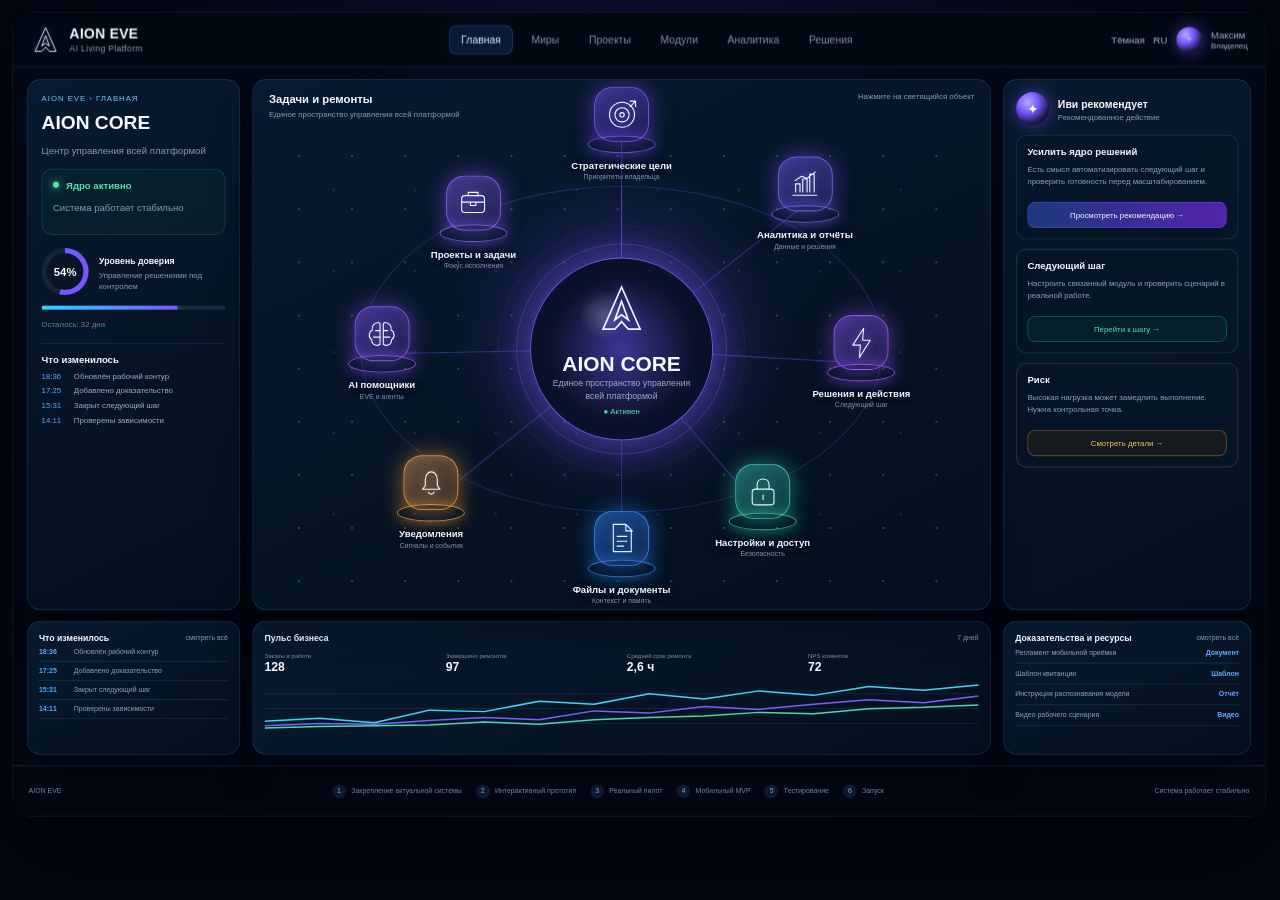
<file: eve-canonical-live/index.html>
<!doctype html>
<html lang="ru" data-theme="dark">
<head>
<meta charset="utf-8">
<meta name="viewport" content="width=device-width,initial-scale=1,viewport-fit=cover,user-scalable=yes">
<meta name="theme-color" content="#020712">
<title>AION EVE — Canonical Live v0.13.5</title>
<link rel="stylesheet" href="style.css?v=0135">
<link rel="stylesheet" href="mobile-fix.css?v=0135">
</head>
<body>
<div class="shell"><div class="viewport" id="viewport"><div class="canvas-wrap" id="canvasWrap"><main class="canvas" id="canvas"><div class="transition"></div><div class="screen" id="screen"></div></main></div></div></div>
<div class="tap-tip" id="tip">Коснись светящейся иконки — она увеличится и откроет следующий мир</div>
<svg width="0" height="0" style="position:absolute"><defs>
<symbol id="i-core" viewBox="0 0 64 64"><path d="M32 6 10 56h14l8-9 8 9h14L32 6Z"></path><path d="m32 23-8 22 8-6 8 6-8-22Z"></path></symbol>
<symbol id="i-brief" viewBox="0 0 64 64"><rect x="11" y="19" width="42" height="31" rx="6"></rect><path d="M23 19v-6h18v6M11 31h42M27 31v6h10v-6"></path></symbol>
<symbol id="i-target" viewBox="0 0 64 64"><circle cx="32" cy="32" r="23"></circle><circle cx="32" cy="32" r="13"></circle><circle cx="32" cy="32" r="4"></circle><path d="M47 17 57 7M47 7h10v10"></path></symbol>
<symbol id="i-chart" viewBox="0 0 64 64"><path d="M10 52h44M15 46V31h8v15M28 46V22h8v24M41 46V13h8v33M14 25l12-8 10 4 15-12"></path></symbol>
<symbol id="i-brain" viewBox="0 0 64 64"><path d="M26 12c-8 0-13 7-11 14-7 3-8 14-1 18-1 8 9 13 15 8V17c0-3-1-5-3-5ZM38 12c8 0 13 7 11 14 7 3 8 14 1 18 1 8-9 13-15 8V17c0-3 1-5 3-5Z"></path><path d="M21 27h8M17 39h12M43 27h-8M47 39H35"></path></symbol>
<symbol id="i-bolt" viewBox="0 0 64 64"><path d="M36 5 16 36h14l-2 23 20-32H34z"></path></symbol>
<symbol id="i-bell" viewBox="0 0 64 64"><path d="M16 45h32l-5-7V27c0-8-5-14-11-14s-11 6-11 14v11zM27 50c1 5 9 5 10 0"></path></symbol>
<symbol id="i-lock" viewBox="0 0 64 64"><rect x="12" y="27" width="40" height="29" rx="6"></rect><path d="M21 27v-8c0-14 22-14 22 0v8M32 38v8"></path></symbol>
<symbol id="i-doc" viewBox="0 0 64 64"><path d="M16 7h23l10 10v40H16zM39 7v12h12M23 29h18M23 38h18M23 47h12"></path></symbol>
<symbol id="i-users" viewBox="0 0 64 64"><circle cx="22" cy="23" r="8"></circle><circle cx="43" cy="25" r="7"></circle><path d="M8 53c0-12 6-19 14-19s14 7 14 19M35 39c3-4 7-6 11-5 7 1 10 7 10 19"></path></symbol>
<symbol id="i-box" viewBox="0 0 64 64"><path d="m9 24 23-13 23 13v29H9zM9 24l23 12 23-12M32 36v17"></path></symbol>
<symbol id="i-cash" viewBox="0 0 64 64"><rect x="9" y="13" width="45" height="38" rx="6"></rect><circle cx="32" cy="32" r="8"></circle><path d="M15 21h7M42 43h7"></path></symbol>
<symbol id="i-shield" viewBox="0 0 64 64"><path d="M32 6 52 14v15c0 14-8 23-20 29-12-6-20-15-20-29V14z"></path><path d="m23 31 6 6 12-14"></path></symbol>
<symbol id="i-phone" viewBox="0 0 64 64"><rect x="18" y="7" width="28" height="50" rx="6"></rect><path d="M27 13h10M29 50h6"></path></symbol>
<symbol id="i-printer" viewBox="0 0 64 64"><path d="M18 25V9h28v16M17 49H9V26h46v23h-8M18 39h28v16H18zM46 31h3"></path></symbol>
<symbol id="i-camera" viewBox="0 0 64 64"><rect x="8" y="19" width="48" height="34" rx="6"></rect><circle cx="32" cy="36" r="10"></circle><path d="m21 19 4-7h14l4 7"></path></symbol>
<symbol id="i-qr" viewBox="0 0 64 64"><path d="M9 9h18v18H9zM37 9h18v18H37zM9 37h18v18H9zM37 37h7v7h-7zM48 37h7v18H44v-7h-7v7"></path></symbol>
<symbol id="i-send" viewBox="0 0 64 64"><path d="M7 30 56 8 39 56l-9-18zM30 38 56 8"></path></symbol>
<symbol id="i-sign" viewBox="0 0 64 64"><path d="M8 48c8-12 11-8 16-2 6 7 8-16 15-15 7 0-2 17 7 16 5 0 7-5 10-8M10 55h44"></path></symbol>
<symbol id="i-history" viewBox="0 0 64 64"><path d="M17 18a22 22 0 1 1-5 22M17 18V8M17 18H7M32 19v14l10 6"></path></symbol>
</defs></svg>
<script src="app.js?v=0135"></script>
</body></html>
</file>
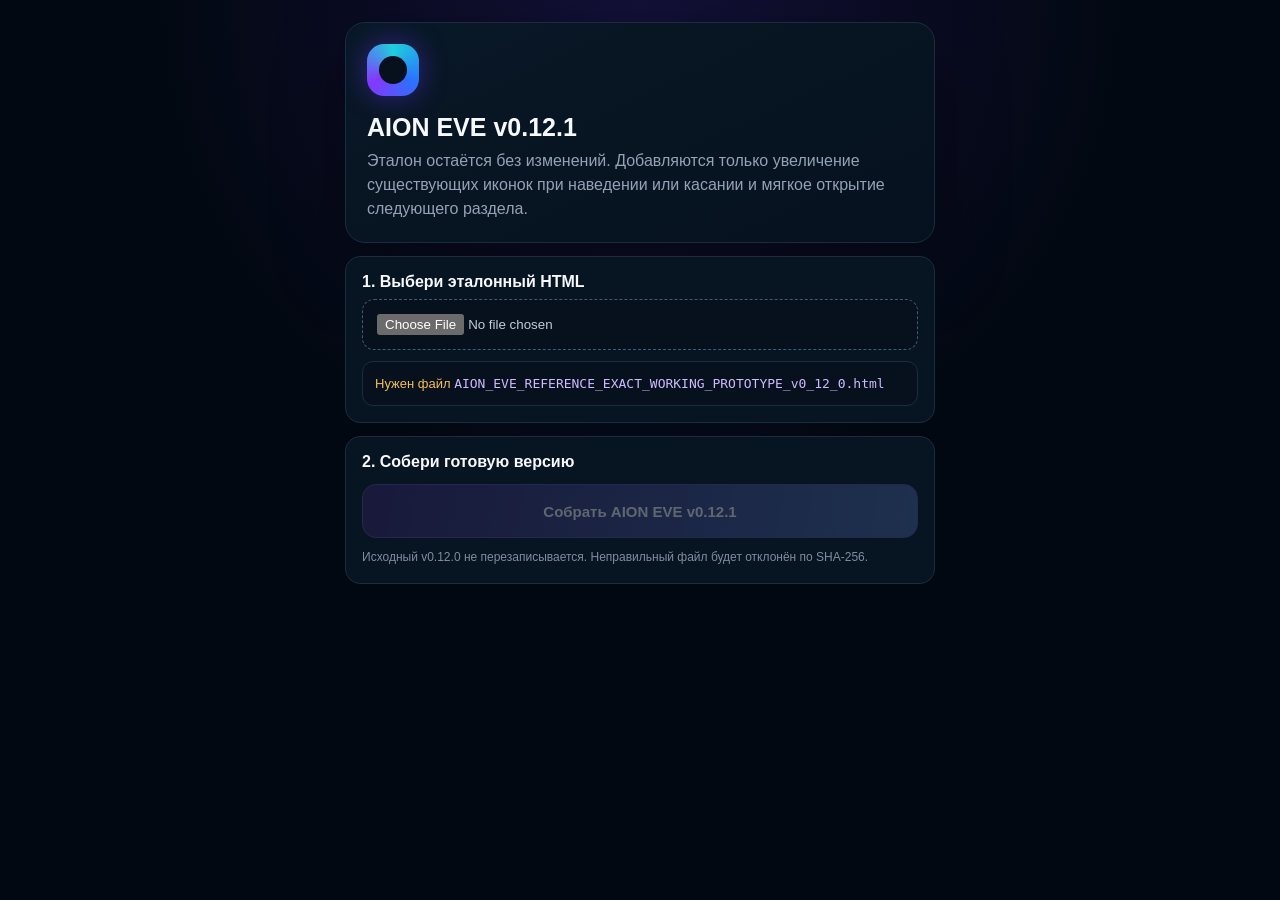
<file: eve-canonical-upgrader/index.html>
<!doctype html>
<html lang="ru">
<head>
<meta charset="utf-8">
<meta name="viewport" content="width=device-width,initial-scale=1,viewport-fit=cover">
<meta name="theme-color" content="#020811">
<title>AION EVE — безопасное обновление v0.12.1</title>
<style>
:root{color-scheme:dark;font-family:-apple-system,BlinkMacSystemFont,"Segoe UI",sans-serif;background:#020811;color:#f7f9ff}
*{box-sizing:border-box}body{margin:0;min-height:100dvh;background:radial-gradient(circle at 50% 0,rgba(89,49,215,.20),transparent 31rem),#020811}
main{width:min(620px,100%);margin:auto;padding:calc(22px + env(safe-area-inset-top)) 15px calc(26px + env(safe-area-inset-bottom))}
.card{padding:21px;border:1px solid #1a2c40;border-radius:20px;background:linear-gradient(155deg,#091827,#05111e);box-shadow:0 24px 70px rgba(0,0,0,.38)}
.logo{width:52px;height:52px;border-radius:17px;background:conic-gradient(#1dd0dc,#2b71ff,#8537ff,#1dd0dc);box-shadow:0 0 28px rgba(103,56,255,.45);position:relative}.logo:after{content:"";position:absolute;inset:12px;border-radius:50%;background:#06111d}
h1{font-size:25px;line-height:1.12;margin:17px 0 8px}p{color:#94a2b5;line-height:1.5;margin:0}.step{margin-top:13px;padding:16px;border:1px solid #1a2c40;border-radius:15px;background:#071421}.step b{display:block;margin-bottom:8px}
input[type=file]{width:100%;padding:14px;border:1px dashed #405b78;border-radius:12px;background:#06111d;color:#c2ccda}
.status{margin-top:11px;padding:12px;border-radius:11px;background:#06111d;border:1px solid #1a2c40;font-size:13px;line-height:1.48;word-break:break-word}.wait{color:#f2bd5a}.good{color:#48e2a0;border-color:rgba(72,226,160,.34)}.bad{color:#ff7886;border-color:rgba(255,120,134,.36)}
button,.download{width:100%;min-height:54px;margin-top:13px;border:1px solid #7040dc;border-radius:14px;background:linear-gradient(100deg,#471aa7,#2b68df);color:#fff;font-weight:800;font-size:15px;display:grid;place-items:center;text-decoration:none}button:disabled{opacity:.35;filter:grayscale(.5)}.secondary{background:#091827;border-color:#314965;color:#d7e3f2}.hidden{display:none!important}.small{margin-top:11px;color:#7f8da1;font-size:12px;line-height:1.45}code{color:#cebaff}
</style>
</head>
<body><main>
<section class="card">
<div class="logo"></div>
<h1>AION EVE v0.12.1</h1>
<p>Эталон остаётся без изменений. Добавляются только увеличение существующих иконок при наведении или касании и мягкое открытие следующего раздела.</p>
</section>
<section class="step">
<b>1. Выбери эталонный HTML</b>
<input id="file" type="file" accept=".html,text/html">
<div id="status" class="status wait">Нужен файл <code>AION_EVE_REFERENCE_EXACT_WORKING_PROTOTYPE_v0_12_0.html</code></div>
</section>
<section class="step">
<b>2. Собери готовую версию</b>
<button id="build" disabled>Собрать AION EVE v0.12.1</button>
<a id="download" class="download hidden" download="AION_EVE_REFERENCE_EXACT_INTERACTION_v0_12_1.html">Скачать готовый HTML</a>
<button id="share" class="secondary hidden">Поделиться / сохранить в Файлы</button>
<div class="small">Исходный v0.12.0 не перезаписывается. Неправильный файл будет отклонён по SHA‑256.</div>
</section>
<script>
const EXPECTED="1f5fb5204b9eea51086698c9a43f6cb96481af21adc5fc8347eb901dc8e16e73";
const PATCH_ID="AION-EVE-REFERENCE-INTERACTION-v0.12.1";
const PATCH_CSS=`
/* ${PATCH_ID}: behavior only; approved visual remains unchanged */
:root{--aion-touch-time:230ms;--aion-touch-ease:cubic-bezier(.16,.84,.28,1)}
.project-art,.mini-icon,.arrow,.project-card,.module-card,.project-row{
 transition:transform var(--aion-touch-time) var(--aion-touch-ease),filter var(--aion-touch-time) ease,box-shadow var(--aion-touch-time) ease,border-color var(--aion-touch-time) ease!important;
 will-change:transform
}
.project-card:hover .project-art,.project-card:focus-within .project-art,.project-card.aion-touch-active .project-art{transform:translateY(-3px) scale(1.075);filter:saturate(1.06) contrast(1.05)}
.module-card:hover .mini-icon,.module-card:focus-within .mini-icon,.module-card.aion-touch-active .mini-icon,.project-row:hover .mini-icon,.project-row:focus-within .mini-icon,.project-row.aion-touch-active .mini-icon{transform:translateY(-2px) scale(1.11);filter:saturate(1.05) brightness(1.05)}
.project-card:hover .arrow,.project-card:focus-within .arrow,.project-card.aion-touch-active .arrow{transform:translateX(2px) scale(1.07)}
.project-card.aion-touch-active,.module-card.aion-touch-active,.project-row.aion-touch-active{transform:translateY(-2px)}
.project-card:focus-within .eve-hint,.module-card:focus-within .eve-hint,.project-card.aion-touch-active .eve-hint,.module-card.aion-touch-active .eve-hint{opacity:1;transform:none}
#app.aion-nav-pending{opacity:.88;transform:translateY(3px) scale(.998);transition:opacity 150ms ease,transform 150ms ease}
.space.aion-space-enter{animation:aionExactEnter 390ms var(--aion-touch-ease) both!important}
@keyframes aionExactEnter{from{opacity:.60;transform:translateY(8px) scale(.997);filter:blur(2px)}to{opacity:1;transform:none;filter:none}}
@media(hover:none) and (pointer:coarse){.project-card.aion-touch-active .project-art{transform:translateY(-3px) scale(1.085)}.module-card.aion-touch-active .mini-icon,.project-row.aion-touch-active .mini-icon{transform:translateY(-2px) scale(1.12)}}
@media(prefers-reduced-motion:reduce){.project-art,.mini-icon,.arrow,.project-card,.module-card,.project-row,#app,.space{animation:none!important;transition:none!important}}
`;
const PATCH_JS=`
(() => {
 'use strict';
 if(window.__AION_REFERENCE_INTERACTION_V0121__) return;
 window.__AION_REFERENCE_INTERACTION_V0121__='${PATCH_ID}';
 const app=document.getElementById('app');
 if(!app) return;
 const CARD='.project-card,.module-card,.project-row';
 const delayed=new WeakSet();
 const timers=new WeakMap();
 function activate(card){
   if(!card)return;
   const old=timers.get(card);if(old)clearTimeout(old);
   card.classList.remove('aion-touch-active');void card.offsetWidth;card.classList.add('aion-touch-active');
   timers.set(card,setTimeout(()=>{card.classList.remove('aion-touch-active');timers.delete(card)},540));
 }
 document.addEventListener('pointerdown',e=>{const card=e.target.closest(CARD);if(card)activate(card)},true);
 document.addEventListener('click',e=>{
   const card=e.target.closest(CARD);
   if(!card||matchMedia('(hover:hover)').matches||delayed.has(card)){
     if(card&&delayed.has(card))delayed.delete(card);
     return;
   }
   e.preventDefault();e.stopImmediatePropagation();activate(card);delayed.add(card);
   app.classList.add('aion-nav-pending');
   setTimeout(()=>card.click(),185);
 },true);
 const observer=new MutationObserver(()=>{
   const space=app.querySelector('.space');if(!space)return;
   space.classList.remove('aion-space-enter');void space.offsetWidth;space.classList.add('aion-space-enter');
   setTimeout(()=>{space.classList.remove('aion-space-enter');app.classList.remove('aion-nav-pending')},430);
 });
 observer.observe(app,{childList:true,subtree:false});
})();
`;
let source=null,outputFile=null,objectUrl=null;
const fileInput=document.getElementById('file'),statusEl=document.getElementById('status'),buildBtn=document.getElementById('build'),download=document.getElementById('download'),share=document.getElementById('share');
async function sha256(text){const data=new TextEncoder().encode(text);const hash=await crypto.subtle.digest('SHA-256',data);return [...new Uint8Array(hash)].map(b=>b.toString(16).padStart(2,'0')).join('')}
function resetOutput(){download.classList.add('hidden');share.classList.add('hidden');if(objectUrl)URL.revokeObjectURL(objectUrl);objectUrl=null;outputFile=null}
fileInput.addEventListener('change',async()=>{
 resetOutput();source=null;buildBtn.disabled=true;
 const file=fileInput.files?.[0];if(!file)return;
 statusEl.className='status wait';statusEl.textContent='Проверяю эталон…';
 const text=await file.text();const digest=await sha256(text);
 if(digest!==EXPECTED){statusEl.className='status bad';statusEl.innerHTML=`Это не утверждённый эталон.<br>Выбран: <code>${file.name}</code>`;return}
 source=text;buildBtn.disabled=false;statusEl.className='status good';statusEl.textContent='Эталон подтверждён. Можно собирать v0.12.1.';
});
buildBtn.addEventListener('click',()=>{
 if(!source)return;
 if(source.includes(PATCH_ID)){statusEl.className='status bad';statusEl.textContent='Этот файл уже содержит v0.12.1.';return}
 let output=source;
 output=output.replace('</head>',`\n<style id="aion-reference-interaction-v0121">${PATCH_CSS}</style>\n</head>`);
 output=output.replace('</body>',`\n<script id="aion-reference-interaction-v0121-script">${PATCH_JS}<\/script>\n</body>`);
 output=output.replace('Reference Exact Prototype v0.12.0','Reference Exact Interaction v0.12.1');
 outputFile=new File([output],'AION_EVE_REFERENCE_EXACT_INTERACTION_v0_12_1.html',{type:'text/html;charset=utf-8'});
 objectUrl=URL.createObjectURL(outputFile);download.href=objectUrl;download.classList.remove('hidden');
 if(navigator.canShare?.({files:[outputFile]}))share.classList.remove('hidden');
 statusEl.className='status good';statusEl.textContent='Готово. Нажми «Скачать готовый HTML».';
});
share.addEventListener('click',async()=>{if(!outputFile)return;try{await navigator.share({files:[outputFile],title:'AION EVE v0.12.1'})}catch(e){if(e.name!=='AbortError'){statusEl.className='status bad';statusEl.textContent='Не получилось открыть меню. Используй кнопку скачивания.'}}});
</script>
</main></body></html>
</file>
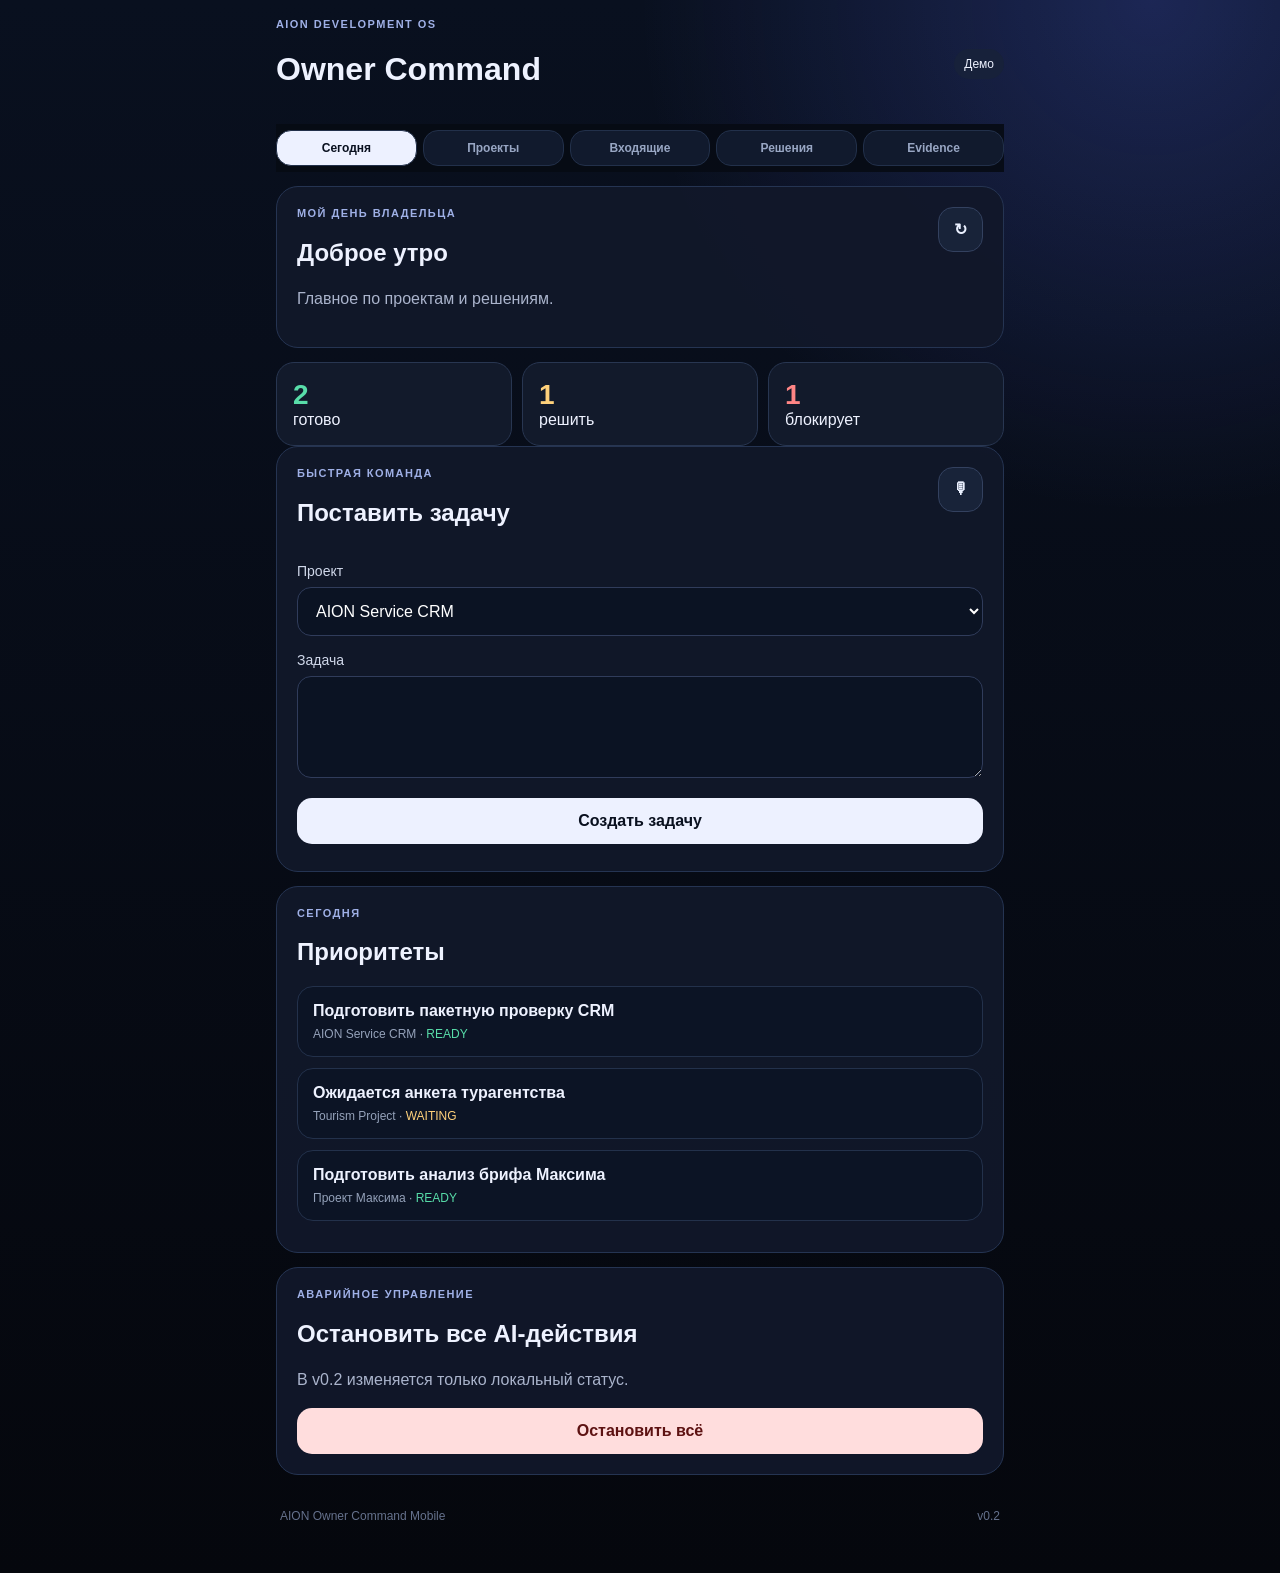
<file: index(14).html>
<!doctype html><html lang="ru"><head><meta charset="utf-8"><meta name="viewport" content="width=device-width,initial-scale=1,viewport-fit=cover"><meta name="theme-color" content="#09101f"><meta name="apple-mobile-web-app-capable" content="yes"><title>AION Owner Command</title><style>
:root{font-family:-apple-system,BlinkMacSystemFont,"Segoe UI",sans-serif;color:#eef2ff;background:#060910;color-scheme:dark}*{box-sizing:border-box}body{margin:0;background:radial-gradient(circle at 90% 0%,rgba(89,111,255,.24),transparent 32rem),linear-gradient(180deg,#09101f,#05070d);min-height:100vh}button,input,textarea,select{font:inherit}button{border:0;border-radius:15px;padding:14px 17px;background:#edf1ff;color:#09101f;font-weight:800;width:100%}.shell{width:min(760px,100%);margin:auto;padding:calc(18px + env(safe-area-inset-top)) 16px calc(30px + env(safe-area-inset-bottom))}.top{display:flex;justify-content:space-between;align-items:center}.ey{font-size:11px;letter-spacing:.13em;text-transform:uppercase;color:#9fb0e6;font-weight:800}.badge{padding:8px 10px;border-radius:999px;background:#17213a;font-size:12px}.tabs{display:grid;grid-template-columns:repeat(5,1fr);gap:6px;margin:14px 0;position:sticky;top:0;background:#070b14e8;padding:6px 0;z-index:3}.tab{padding:10px 4px;background:#111a2d;color:#98a6c3;border:1px solid #22304a;font-size:12px}.tab.active{background:#edf1ff;color:#09101f}.screen{display:none}.screen.active{display:block}.card{background:#11182af2;border:1px solid #253452;border-radius:22px;padding:20px;margin-bottom:14px}.muted{color:#aab4cc;line-height:1.5}.grid{display:grid;grid-template-columns:repeat(3,1fr);gap:10px}.metric{background:#121a2b;border:1px solid #283651;border-radius:18px;padding:16px}.metric strong{display:block;font-size:28px}.good{color:#58dda9}.warn{color:#ffd17b}.bad{color:#ff8585}.field{display:block;margin:16px 0}.field span{display:block;margin-bottom:8px;color:#d0d8ea;font-size:14px}input,textarea,select{width:100%;border:1px solid #303c5b;background:#0b1323;color:#fff;border-radius:14px;padding:14px}.row{display:flex;justify-content:space-between;gap:12px}.icon{width:45px;height:45px;padding:0;background:#182339;color:#eaf0ff;border:1px solid #33415f}.item{background:#0c1425;border:1px solid #23314b;border-radius:16px;padding:15px;margin:11px 0}.meta{font-size:12px;color:#95a2ba;margin-top:7px}.secondary{margin-top:10px;background:#19243a;color:#eef2ff;border:1px solid #33415f}.danger{background:#ffdddd;color:#5d1212}.hidden{display:none!important}.overlay{position:fixed;inset:0;background:#02050ad9;z-index:20;display:grid;place-items:end center;padding:14px}.modal{width:min(720px,100%);max-height:92vh;overflow:auto;background:#11182a;border:1px solid #31405f;border-radius:24px;padding:20px}pre{white-space:pre-wrap;word-break:break-word;background:#080e1b;border-radius:14px;padding:14px;font-size:12px}footer{display:flex;justify-content:space-between;color:#65718c;font-size:12px;padding:20px 4px}@media(max-width:560px){.tabs{overflow-x:auto;grid-template-columns:repeat(5,minmax(76px,1fr))}.grid{grid-template-columns:1fr 1fr}.grid .metric:last-child{grid-column:1/-1}}
</style></head><body><main class="shell">
<header class="top"><div><div class="ey">AION Development OS</div><h1>Owner Command</h1></div><div id="badge" class="badge">Демо</div></header>
<nav class="tabs"><button class="tab active" data-tab="today">Сегодня</button><button class="tab" data-tab="projects">Проекты</button><button class="tab" data-tab="inbox">Входящие</button><button class="tab" data-tab="approvals">Решения</button><button class="tab" data-tab="evidence">Evidence</button></nav>
<section id="today" class="screen active"><section class="card row"><div><div class="ey">Мой день владельца</div><h2 id="hello">Добрый день</h2><p class="muted">Главное по проектам и решениям.</p></div><button id="refresh" class="icon">↻</button></section><section class="grid"><div class="metric"><strong id="ready" class="good">0</strong><span>готово</span></div><div class="metric"><strong id="decisions" class="warn">0</strong><span>решить</span></div><div class="metric"><strong id="blocked" class="bad">0</strong><span>блокирует</span></div></section><section class="card"><div class="row"><div><div class="ey">Быстрая команда</div><h2>Поставить задачу</h2></div><button id="voice" class="icon">🎙</button></div><label class="field"><span>Проект</span><select id="quickProject"></select></label><label class="field"><span>Задача</span><textarea id="quickTask" rows="4"></textarea></label><button id="createTask">Создать задачу</button><div id="voiceStatus" class="meta"></div></section><section class="card"><div class="ey">Сегодня</div><h2>Приоритеты</h2><div id="todayList"></div></section><section class="card"><div class="ey">Аварийное управление</div><h2>Остановить все AI-действия</h2><p class="muted">В v0.2 изменяется только локальный статус.</p><button id="stop" class="danger">Остановить всё</button></section></section>
<section id="projects" class="screen"><section class="card"><div class="row"><div><div class="ey">Портфель</div><h2>Проекты</h2></div><button id="addProject" class="icon">＋</button></div><div id="projectList"></div></section><section id="projectForm" class="card hidden"><h2>Новый Project Space</h2><label class="field"><span>Название</span><input id="projectName"></label><label class="field"><span>Клиент</span><input id="projectClient"></label><label class="field"><span>Цель</span><textarea id="projectGoal"></textarea></label><button id="saveProject">Сохранить</button><button id="cancelProject" class="secondary">Отмена</button></section></section>
<section id="inbox" class="screen"><section class="card"><div class="ey">Клиенты и команда</div><h2>Входящие</h2><div id="inboxList"></div></section><section class="card"><h2>Новая информация</h2><label class="field"><span>Проект</span><select id="inboxProject"></select></label><label class="field"><span>Тип</span><select id="inboxType"><option>Анкета</option><option>Документ</option><option>Голосовое описание</option><option>Фото</option><option>База данных</option><option>Комментарий</option></select></label><label class="field"><span>Описание</span><textarea id="inboxDesc"></textarea></label><label class="field"><span>Файл</span><input id="inboxFile" type="file"></label><div id="fileInfo" class="meta"></div><button id="saveInbox">Добавить</button></section></section>
<section id="approvals" class="screen"><section class="card"><div class="ey">Центр согласований</div><h2>Требуется решение</h2><div id="approvalList"></div></section></section>
<section id="evidence" class="screen"><section class="card"><div class="row"><div><div class="ey">История доказательств</div><h2>Evidence Vault</h2></div><button id="export" class="icon">⇧</button></div><div id="evidenceList"></div></section></section>
<section id="approvalModal" class="overlay hidden"><div class="modal"><h2 id="approvalTitle"></h2><div id="approvalBody"></div><label class="field"><span>Комментарий</span><textarea id="approvalComment"></textarea></label><button data-decision="APPROVED">Утвердить</button><button data-decision="APPROVED_WITH_CONDITIONS" class="secondary">Утвердить с условиями</button><button data-decision="REWORK_REQUIRED" class="secondary">Вернуть</button><button data-decision="REJECTED" class="secondary">Отклонить</button><button id="closeApproval" class="secondary">Закрыть</button></div></section>
<section id="evidenceModal" class="overlay hidden"><div class="modal"><h2 id="evidenceTitle"></h2><pre id="evidenceBody"></pre><button id="shareEvidence">Поделиться</button><button id="downloadEvidence" class="secondary">Сохранить</button><button id="closeEvidence" class="secondary">Закрыть</button></div></section>
<footer><span>AION Owner Command Mobile</span><span>v0.2</span></footer></main><script>
window.__AION_SAMPLE_STATE__ = {"projects": [{"id": "service-crm", "name": "AION Service CRM", "client": "Внутренний продукт", "goal": "Полный цикл сервисного центра", "status": "Готово к проверке", "version": "RC-1", "progress": 65}, {"id": "tourism", "name": "Tourism Project", "client": "Турагентство", "goal": "Собрать требования и проверить клиентский путь", "status": "Сбор требований", "version": "Brief", "progress": 35}, {"id": "maxim", "name": "Проект Максима", "client": "Максим", "goal": "Определить MVP и критерии пилота", "status": "Проектирование", "version": "Pilot", "progress": 45}], "today": [{"id": "t1", "projectId": "service-crm", "title": "Подготовить пакетную проверку CRM", "status": "READY", "priority": "HIGH"}, {"id": "t2", "projectId": "tourism", "title": "Ожидается анкета турагентства", "status": "WAITING", "priority": "MEDIUM"}, {"id": "t3", "projectId": "maxim", "title": "Подготовить анализ брифа Максима", "status": "READY", "priority": "HIGH"}], "inbox": [{"id": "i1", "projectId": "maxim", "type": "Бриф", "description": "Ожидается основной бриф проекта", "fileName": null, "receivedAt": "2026-07-23T12:00:00Z"}], "approvals": [{"id": "a1", "projectId": "service-crm", "title": "Service CRM RC-1", "summary": "Исправлено 14 задач. Автоматически проверено 47 сценариев.", "fixed": 14, "tested": 47, "errors": 1, "risk": "MEDIUM", "status": "PENDING"}], "evidence": [{"id": "e1", "projectId": "service-crm", "version": "v0.4", "title": "Five-Point Pilot", "status": "BLOCKED", "createdAt": "2026-07-23T11:00:00Z", "data": {"reason": "Windows npm invocation defect"}}]};
</script>
<script>
const $=id=>document.getElementById(id),K='aion-owner-v02';const S={data:null,stopped:false,file:null,approval:null,evidence:null};function save(){localStorage.setItem(K,JSON.stringify({data:S.data,stopped:S.stopped}))}function restore(){try{const x=JSON.parse(localStorage.getItem(K));if(x?.data){S.data=x.data;S.stopped=!!x.stopped;return true}}catch{}return false}const esc=v=>String(v??'').replace(/[&<>"']/g,m=>({'&':'&amp;','<':'&lt;','>':'&gt;','"':'&quot;',"'":'&#39;'}[m])),p=id=>S.data.projects.find(x=>x.id===id),fmt=v=>new Date(v).toLocaleString('ru-RU'),cls=v=>['PASS','READY','APPROVED','Готово к проверке'].includes(v)?'good':['BLOCKED','FAIL','REWORK_REQUIRED','REJECTED'].includes(v)?'bad':'warn';
function render(){const o=S.data.projects.map(x=>`<option value="${x.id}">${esc(x.name)}</option>`).join('');$('quickProject').innerHTML=o;$('inboxProject').innerHTML=o;$('ready').textContent=S.data.today.filter(x=>x.status==='READY').length;$('decisions').textContent=S.data.approvals.filter(x=>x.status==='PENDING').length;$('blocked').textContent=S.data.evidence.filter(x=>['BLOCKED','FAIL'].includes(x.status)).length;$('badge').textContent=S.stopped?'Остановлено':'Демо';$('stop').textContent=S.stopped?'Возобновить AI-действия':'Остановить всё';
$('todayList').innerHTML=S.data.today.map(x=>`<article class="item"><b>${esc(x.title)}</b><div class="meta">${esc(p(x.projectId)?.name)} · <span class="${cls(x.status)}">${esc(x.status)}</span></div></article>`).join('');
$('projectList').innerHTML=S.data.projects.map(x=>`<article class="item"><b>${esc(x.name)}</b><div class="meta">${esc(x.client)} · ${esc(x.version)} · ${esc(x.status)}</div><div class="meta">${esc(x.goal)} · ${x.progress||0}%</div></article>`).join('');
$('inboxList').innerHTML=S.data.inbox.map(x=>`<article class="item"><b>${esc(x.type)}</b><div class="meta">${esc(p(x.projectId)?.name)} · ${esc(x.description)}</div><div class="meta">${x.fileName?'Файл: '+esc(x.fileName)+' · ':''}${fmt(x.receivedAt)}</div></article>`).join('')||'<p class="muted">Нет входящих</p>';
$('approvalList').innerHTML=S.data.approvals.map(x=>`<article class="item"><b>${esc(x.title)}</b><div class="meta">${esc(x.summary)} · <span class="${cls(x.status)}">${esc(x.status)}</span></div><button onclick="openApproval('${x.id}')" class="secondary">Открыть решение</button></article>`).join('');
$('evidenceList').innerHTML=S.data.evidence.map(x=>`<article class="item"><b>${esc(x.title)}</b><div class="meta">${esc(p(x.projectId)?.name)} · ${esc(x.version)} · <span class="${cls(x.status)}">${esc(x.status)}</span></div><button onclick="openEvidence('${x.id}')" class="secondary">Открыть</button></article>`).join('');save()}
function tab(id){document.querySelectorAll('.screen').forEach(x=>x.classList.toggle('active',x.id===id));document.querySelectorAll('.tab').forEach(x=>x.classList.toggle('active',x.dataset.tab===id))}
function task(){const t=$('quickTask').value.trim();if(!t)return alert('Опишите задачу');const id=$('quickProject').value;S.data.today.unshift({id:'t'+Date.now(),projectId:id,title:t,status:S.stopped?'WAITING':'READY',priority:'HIGH'});S.data.evidence.unshift({id:'e'+Date.now(),projectId:id,version:'task',title:'Постановка задачи владельцем',status:S.stopped?'BLOCKED':'PASS',createdAt:new Date().toISOString(),data:{instruction:t,note:'Локальный демо-контур'}});$('quickTask').value='';render()}
function voice(){const R=window.SpeechRecognition||window.webkitSpeechRecognition;if(!R){$('voiceStatus').textContent='Используйте диктовку клавиатуры iPhone';return}$('voiceStatus').textContent='Слушаю…';const r=new R();r.lang='ru-RU';r.onresult=e=>{$('quickTask').value=e.results[0][0].transcript;$('voiceStatus').textContent='Готово'};r.onerror=()=>$('voiceStatus').textContent='Используйте диктовку клавиатуры';r.start()}
function addProject(){const n=$('projectName').value.trim(),g=$('projectGoal').value.trim();if(!n||!g)return alert('Укажите название и цель');S.data.projects.push({id:'p'+Date.now(),name:n,client:$('projectClient').value.trim()||'Не указан',goal:g,status:'Сбор требований',version:'New',progress:5});$('projectForm').classList.add('hidden');render()}
function addInbox(){const d=$('inboxDesc').value.trim();if(!d)return alert('Добавьте описание');S.data.inbox.unshift({id:'i'+Date.now(),projectId:$('inboxProject').value,type:$('inboxType').value,description:d,fileName:S.file?.name||null,receivedAt:new Date().toISOString()});$('inboxDesc').value='';$('inboxFile').value='';$('fileInfo').textContent='';S.file=null;render()}
window.openApproval=id=>{const x=S.data.approvals.find(a=>a.id===id);S.approval=id;$('approvalTitle').textContent=x.title;$('approvalBody').innerHTML=`<article class="item">${esc(x.summary)}<div class="meta">Исправлено: ${x.fixed} · Проверено: ${x.tested} · Ошибки: ${x.errors} · Риск: ${x.risk}</div></article>`;$('approvalModal').classList.remove('hidden')};
function decide(d){const x=S.data.approvals.find(a=>a.id===S.approval);x.status=d;x.ownerComment=$('approvalComment').value.trim();x.decidedAt=new Date().toISOString();S.data.evidence.unshift({id:'e'+Date.now(),projectId:x.projectId,version:x.title,title:'Решение владельца',status:d,createdAt:x.decidedAt,data:{ownerComment:x.ownerComment}});$('approvalModal').classList.add('hidden');render()}
window.openEvidence=id=>{const x=S.data.evidence.find(e=>e.id===id);S.evidence=id;$('evidenceTitle').textContent=x.title;$('evidenceBody').textContent=JSON.stringify(x,null,2);$('evidenceModal').classList.remove('hidden')};
function file(all=false){const x=all?{schemaVersion:'0.2',exportedAt:new Date().toISOString(),projects:S.data.projects,evidence:S.data.evidence}:S.data.evidence.find(e=>e.id===S.evidence);return new File([JSON.stringify(x,null,2)],all?'AION_EVIDENCE_VAULT.json':'AION_EVIDENCE_'+x.id+'.json',{type:'application/json'})}
function download(f){const u=URL.createObjectURL(f),a=document.createElement('a');a.href=u;a.download=f.name;a.click();setTimeout(()=>URL.revokeObjectURL(u),1000)}async function share(f){if(navigator.share&&(!navigator.canShare||navigator.canShare({files:[f]}))){try{return await navigator.share({title:'AION Evidence',files:[f]})}catch(e){if(e.name==='AbortError')return}}download(f);alert('Evidence сохранён как файл')}
document.querySelectorAll('.tab').forEach(x=>x.onclick=()=>tab(x.dataset.tab));$('createTask').onclick=task;$('voice').onclick=voice;$('addProject').onclick=()=>$('projectForm').classList.remove('hidden');$('cancelProject').onclick=()=>$('projectForm').classList.add('hidden');$('saveProject').onclick=addProject;$('inboxFile').onchange=e=>{S.file=e.target.files[0]||null;$('fileInfo').textContent=S.file?'Выбран файл: '+S.file.name:''};$('saveInbox').onclick=addInbox;$('stop').onclick=()=>{S.stopped=!S.stopped;render()};$('closeApproval').onclick=()=>$('approvalModal').classList.add('hidden');document.querySelectorAll('[data-decision]').forEach(x=>x.onclick=()=>decide(x.dataset.decision));$('closeEvidence').onclick=()=>$('evidenceModal').classList.add('hidden');$('shareEvidence').onclick=()=>share(file());$('downloadEvidence').onclick=()=>download(file());$('export').onclick=()=>share(file(true));$('refresh').onclick=render;const h=new Date().getHours();$('hello').textContent=h<12?'Доброе утро':h<18?'Добрый день':'Добрый вечер';(async()=>{if(!restore())S.data=await(await fetch('data/sample-state.json')).json();render()})();if('serviceWorker'in navigator)addEventListener('load',()=>navigator.serviceWorker.register('sw.js').catch(()=>{}));
</script></body></html>
</file>
<file: eve-canonical-live/style.css>
:root{
  --bg:#020712;--panel:#061426;--panel2:#081a30;--line:rgba(83,126,188,.22);
  --text:#f6f8ff;--muted:#8799b1;--violet:#7858ff;--blue:#2e86ff;--cyan:#27d7ff;
  --ok:#32d894;--warn:#ffae3b;--danger:#ff655f;
}
*{box-sizing:border-box;-webkit-tap-highlight-color:transparent}
html,body{margin:0;min-height:100%;background:#020712;color:var(--text);font-family:-apple-system,BlinkMacSystemFont,"Segoe UI",Arial,sans-serif}
body{overflow-x:hidden;background:radial-gradient(circle at 50% -10%,rgba(67,48,192,.2),transparent 35rem),#020712}
button,a{font:inherit;color:inherit}
button{cursor:pointer}
.shell{min-height:100dvh;padding:12px;display:flex;align-items:flex-start;justify-content:center}
.viewport{width:100%;overflow:auto;border-radius:20px;touch-action:pan-x pan-y pinch-zoom;background:#020712;box-shadow:0 30px 90px rgba(0,0,0,.55)}
.canvas-wrap{position:relative;transform-origin:top left}
.canvas{width:1440px;min-height:900px;background:radial-gradient(circle at 50% 34%,rgba(55,62,190,.13),transparent 420px),linear-gradient(180deg,#030a16,#020712 75%);border:1px solid rgba(72,107,160,.18);overflow:hidden;position:relative}
.topbar{height:62px;display:grid;grid-template-columns:270px 1fr 230px;align-items:center;border-bottom:1px solid var(--line);padding:0 20px;background:rgba(2,9,19,.94);backdrop-filter:blur(18px)}
.brand{display:flex;align-items:center;gap:10px;font-weight:800;letter-spacing:.02em}.brand small{display:block;font-size:10px;color:var(--muted);font-weight:500;margin-top:2px}
.logo{width:35px;height:38px;filter:drop-shadow(0 0 12px rgba(94,71,255,.55))}
.nav{display:flex;justify-content:center;gap:8px}.nav button{border:0;background:transparent;color:#7f90a6;padding:9px 13px;border-radius:9px;font-size:12px}.nav button.active{background:rgba(41,91,185,.22);color:#dce8ff;border:1px solid rgba(83,128,219,.35)}
.user{display:flex;align-items:center;justify-content:flex-end;gap:10px;color:#a5b4c9;font-size:11px}.eve-orb{width:30px;height:30px;border-radius:50%;display:grid;place-items:center;background:radial-gradient(circle at 35% 30%,#b9a9ff,#7657ff 35%,#19163e 70%);box-shadow:0 0 18px rgba(118,87,255,.55)}
.workspace{display:grid;grid-template-columns:245px minmax(0,1fr) 285px;gap:14px;padding:14px 16px 0}
.panel{border:1px solid var(--line);border-radius:16px;background:linear-gradient(155deg,rgba(8,27,49,.96),rgba(4,16,29,.98));box-shadow:0 18px 44px rgba(0,0,0,.28)}
.side{padding:16px}.eyebrow{font-size:9px;letter-spacing:.12em;color:#6fc5ff;text-transform:uppercase}.side h1{font-size:22px;margin:10px 0 5px}.side p{font-size:11px;line-height:1.5;color:var(--muted)}
.status-card{margin-top:12px;padding:12px;border:1px solid rgba(44,215,147,.18);border-radius:12px;background:rgba(17,76,58,.16)}.status-row{display:flex;align-items:center;gap:8px;color:#59dfad;font-size:11px}.dot{width:7px;height:7px;border-radius:50%;background:currentColor;box-shadow:0 0 10px currentColor}
.progress-row{display:grid;grid-template-columns:54px 1fr;gap:12px;align-items:center;margin-top:15px}.ring{width:54px;height:54px;border-radius:50%;display:grid;place-items:center;background:conic-gradient(var(--accent) calc(var(--p)*1%),rgba(84,105,139,.18) 0);position:relative}.ring:after{content:"";position:absolute;inset:6px;border-radius:50%;background:#071625}.ring b{position:relative;z-index:1;font-size:13px}.progress-copy b{font-size:10px}.progress-copy small{display:block;color:var(--muted);font-size:9px;line-height:1.35;margin-top:4px}.bar{height:5px;border-radius:99px;background:rgba(96,119,153,.22);overflow:hidden;margin-top:12px}.bar i{display:block;height:100%;width:var(--p);background:linear-gradient(90deg,var(--cyan),var(--violet));box-shadow:0 0 10px rgba(74,105,255,.7)}
.changes{margin-top:16px;border-top:1px solid var(--line);padding-top:12px}.changes h3{font-size:11px;margin:0 0 8px}.change{display:grid;grid-template-columns:30px 1fr;gap:7px;align-items:start;font-size:9px;color:#9badc4;margin:7px 0}.time{color:#58aaff}.side-foot{font-size:9px;color:#6e819a;margin-top:12px}
.map{min-height:610px;padding:14px 18px;position:relative;overflow:hidden}.map:before{content:"";position:absolute;inset:0;background:radial-gradient(circle at 50% 48%,color-mix(in srgb,var(--accent) 20%,transparent),transparent 38%);pointer-events:none}.map-head{position:relative;z-index:3;display:flex;justify-content:space-between;align-items:flex-start}.map-head h2{font-size:13px;margin:0}.map-head small{font-size:9px;color:var(--muted)}
.universe{height:535px;position:relative}.stars{position:absolute;inset:0;opacity:.26;background-image:radial-gradient(circle,#9cd7ff 0 1px,transparent 1.4px),radial-gradient(circle,#a782ff 0 1px,transparent 1.4px);background-size:61px 61px,93px 93px;background-position:4px 10px,28px 33px}
.core{position:absolute;left:50%;top:49%;transform:translate(-50%,-50%);width:210px;height:210px;border-radius:50%;display:grid;place-items:center;text-align:center;padding:20px;z-index:4;background:radial-gradient(circle at 40% 31%,rgba(255,255,255,.22),transparent 15%),radial-gradient(circle,color-mix(in srgb,var(--accent) 42%,#102146),#030814 72%);border:1px solid color-mix(in srgb,var(--accent) 75%,white 10%);box-shadow:0 0 45px color-mix(in srgb,var(--accent) 62%,transparent),0 0 95px color-mix(in srgb,var(--accent) 22%,transparent),inset 0 0 28px rgba(69,115,255,.18)}
.core:before,.core:after{content:"";position:absolute;border-radius:50%;border:1px solid color-mix(in srgb,var(--accent) 42%,transparent);inset:-17px}.core:after{inset:-38px;border-style:dashed;opacity:.45}.core svg{width:62px;height:62px;stroke:#eef7ff;fill:none;stroke-width:2;filter:drop-shadow(0 0 6px color-mix(in srgb,var(--accent) 70%,transparent))}.core h2{font-size:24px;margin:6px 0 4px;line-height:1.05}.core p{font-size:10px;color:#98aac0;line-height:1.35;margin:0}.core em{display:block;font-size:9px;color:#55e0ac;font-style:normal;margin-top:7px}
.orbit{position:absolute;left:50%;top:49%;transform:translate(-50%,-50%);width:74%;height:70%;border:1px solid color-mix(in srgb,var(--accent) 28%,transparent);border-radius:50%}
.links{position:absolute;inset:0;width:100%;height:100%;z-index:1}.links line{stroke:color-mix(in srgb,var(--accent) 38%,transparent);stroke-width:1.2}
.node{position:absolute;left:var(--x);top:var(--y);transform:translate(-50%,-50%);width:138px;text-align:center;z-index:5}.node button{width:100%;border:0;background:transparent;padding:0}.pedestal{width:88px;height:80px;margin:auto;position:relative;border-radius:50%;transition:transform .24s cubic-bezier(.16,.84,.28,1),filter .24s ease}.pedestal:after{content:"";position:absolute;left:5px;right:5px;bottom:4px;height:18px;border-radius:50%;border:1px solid color-mix(in srgb,var(--node) 70%,white 8%);box-shadow:0 0 18px color-mix(in srgb,var(--node) 55%,transparent)}.orb{position:absolute;left:50%;top:0;transform:translateX(-50%);width:63px;height:63px;border-radius:21px;display:grid;place-items:center;border:1px solid color-mix(in srgb,var(--node) 72%,white 10%);background:linear-gradient(145deg,color-mix(in srgb,var(--node) 38%,#112549),color-mix(in srgb,var(--node) 16%,#071427));box-shadow:inset 0 0 16px color-mix(in srgb,var(--node) 20%,transparent),0 0 24px color-mix(in srgb,var(--node) 55%,transparent)}.orb svg{width:40px;height:40px;stroke:#eef8ff;fill:none;stroke-width:2;stroke-linecap:round;stroke-linejoin:round;filter:drop-shadow(0 0 5px color-mix(in srgb,var(--node) 65%,transparent))}.node strong{display:block;font-size:11px;margin-top:4px;text-shadow:0 2px 9px #020712}.node small{display:block;font-size:8px;color:#7f93aa;margin-top:3px}.node button:hover .pedestal,.node button:focus-visible .pedestal,.node.touch .pedestal{transform:scale(1.14) translateY(-3px);filter:saturate(1.12) brightness(1.12)}
.right{padding:14px}.eve-head{display:flex;gap:10px;align-items:center}.eve-head .eve-orb{width:38px;height:38px}.eve-head b{font-size:12px}.eve-head small{display:block;color:var(--muted);font-size:9px;margin-top:2px}.eve-card{margin-top:11px;padding:12px;border:1px solid var(--line);border-radius:12px;background:rgba(7,22,39,.84)}.eve-card h3{font-size:11px;margin:0 0 7px}.eve-card p{font-size:9px;line-height:1.45;color:#8ea0b7}.eve-card button{width:100%;margin-top:8px;padding:9px;border-radius:9px;border:1px solid rgba(98,76,255,.42);background:linear-gradient(90deg,#1d397d,#5423ad);font-size:9px}.eve-card.next{border-color:rgba(51,215,147,.2)}.eve-card.next button{border-color:rgba(44,211,146,.34);background:rgba(11,72,54,.24);color:#55e0ac}.eve-card.risk{border-color:rgba(255,174,59,.2)}.eve-card.risk button{border-color:rgba(255,174,59,.34);background:rgba(77,48,10,.24);color:#ffc162}
.bottom{display:grid;grid-template-columns:245px 1fr 285px;gap:14px;padding:12px 16px 0}.bottom .panel{min-height:154px;padding:13px}.panel-title{display:flex;justify-content:space-between;align-items:center}.panel-title h3{font-size:10px;margin:0}.panel-title small{font-size:8px;color:var(--muted)}.event{display:grid;grid-template-columns:32px 1fr;gap:8px;font-size:8px;padding:6px 0;border-bottom:1px solid var(--line)}.event b{color:#58aaff}.event span{color:#8fa1b8}.kpis{display:grid;grid-template-columns:repeat(4,1fr);gap:12px;margin-top:10px}.kpi b{font-size:14px}.kpi small{display:block;color:#7d8fa6;font-size:7px;margin-top:2px}.chart{width:100%;height:68px;margin-top:5px}.chart line{stroke:rgba(83,126,188,.2)}.chart polyline{fill:none;stroke-width:2}.resource{display:flex;justify-content:space-between;padding:7px 0;border-bottom:1px solid var(--line);font-size:8px}.resource span{color:#8fa1b8}.resource b{color:#65a9ff}
.footer{height:58px;margin-top:12px;border-top:1px solid var(--line);display:flex;align-items:center;justify-content:space-between;padding:0 18px;font-size:8px;color:#70839a}.roadmap{display:flex;gap:16px}.roadmap span{display:flex;align-items:center;gap:6px}.roadmap i{width:16px;height:16px;border-radius:50%;display:grid;place-items:center;background:rgba(40,70,123,.3);font-style:normal;color:#8da5c4}
.transition{position:absolute;inset:0;background:#020712;opacity:0;pointer-events:none;z-index:99;transition:opacity .18s ease}.canvas.changing .transition{opacity:.32}.screen{opacity:1;transform:none;transition:opacity .32s ease,transform .32s cubic-bezier(.16,.84,.28,1)}.canvas.changing .screen{opacity:.3;transform:translateY(5px) scale(.998)}
.tap-tip{position:fixed;left:50%;bottom:calc(14px + env(safe-area-inset-bottom));transform:translateX(-50%);z-index:120;padding:10px 14px;border:1px solid rgba(87,129,190,.3);border-radius:12px;background:rgba(3,13,25,.86);backdrop-filter:blur(14px);font-size:12px;color:#aebdd0;box-shadow:0 12px 30px rgba(0,0,0,.35);display:none}
@media(max-width:740px){.shell{padding:5px}.viewport{border-radius:14px}.tap-tip{display:block}}
@media(prefers-reduced-motion:reduce){*{transition:none!important;animation:none!important}}
</file>
<file: eve-canonical-live/mobile-fix.css>
/* AION EVE v0.13.3 — Safari/iPhone layout containment.
   Approved visual language and interaction flow remain unchanged. */
.brand > svg{
  width:35px!important;
  height:38px!important;
  min-width:35px!important;
  max-width:35px!important;
  flex:0 0 35px!important;
  display:block;
  overflow:visible;
  stroke:#eef7ff;
  fill:none;
  stroke-width:2;
  filter:drop-shadow(0 0 12px rgba(94,71,255,.55));
}
.brand{min-width:0}
.brand > div{min-width:0}

/* AION CORE: distribute upper objects around the orbit instead of one vertical stack. */
.node:has(button[aria-label="Стратегические цели"]){
  --x:50%!important;
  --y:3%!important;
}
.node:has(button[aria-label="Проекты и задачи"]){
  --x:29%!important;
  --y:22%!important;
}

/* iPhone portrait and landscape: contain the scaled desktop canvas. */
@media(max-width:980px){
  html,body{width:100%;max-width:100%;overflow-x:hidden}
  .shell{width:100%;max-width:100vw;padding:0;overflow:hidden}
  .viewport{
    width:100%;
    max-width:100vw;
    border-radius:0;
    overflow:hidden;
    overscroll-behavior-x:none;
  }
  .canvas-wrap{
    max-width:100vw;
    overflow:hidden;
  }
  .tap-tip{
    max-width:calc(100vw - 24px);
    text-align:center;
  }
  .node button{touch-action:manipulation}
}
</file>
